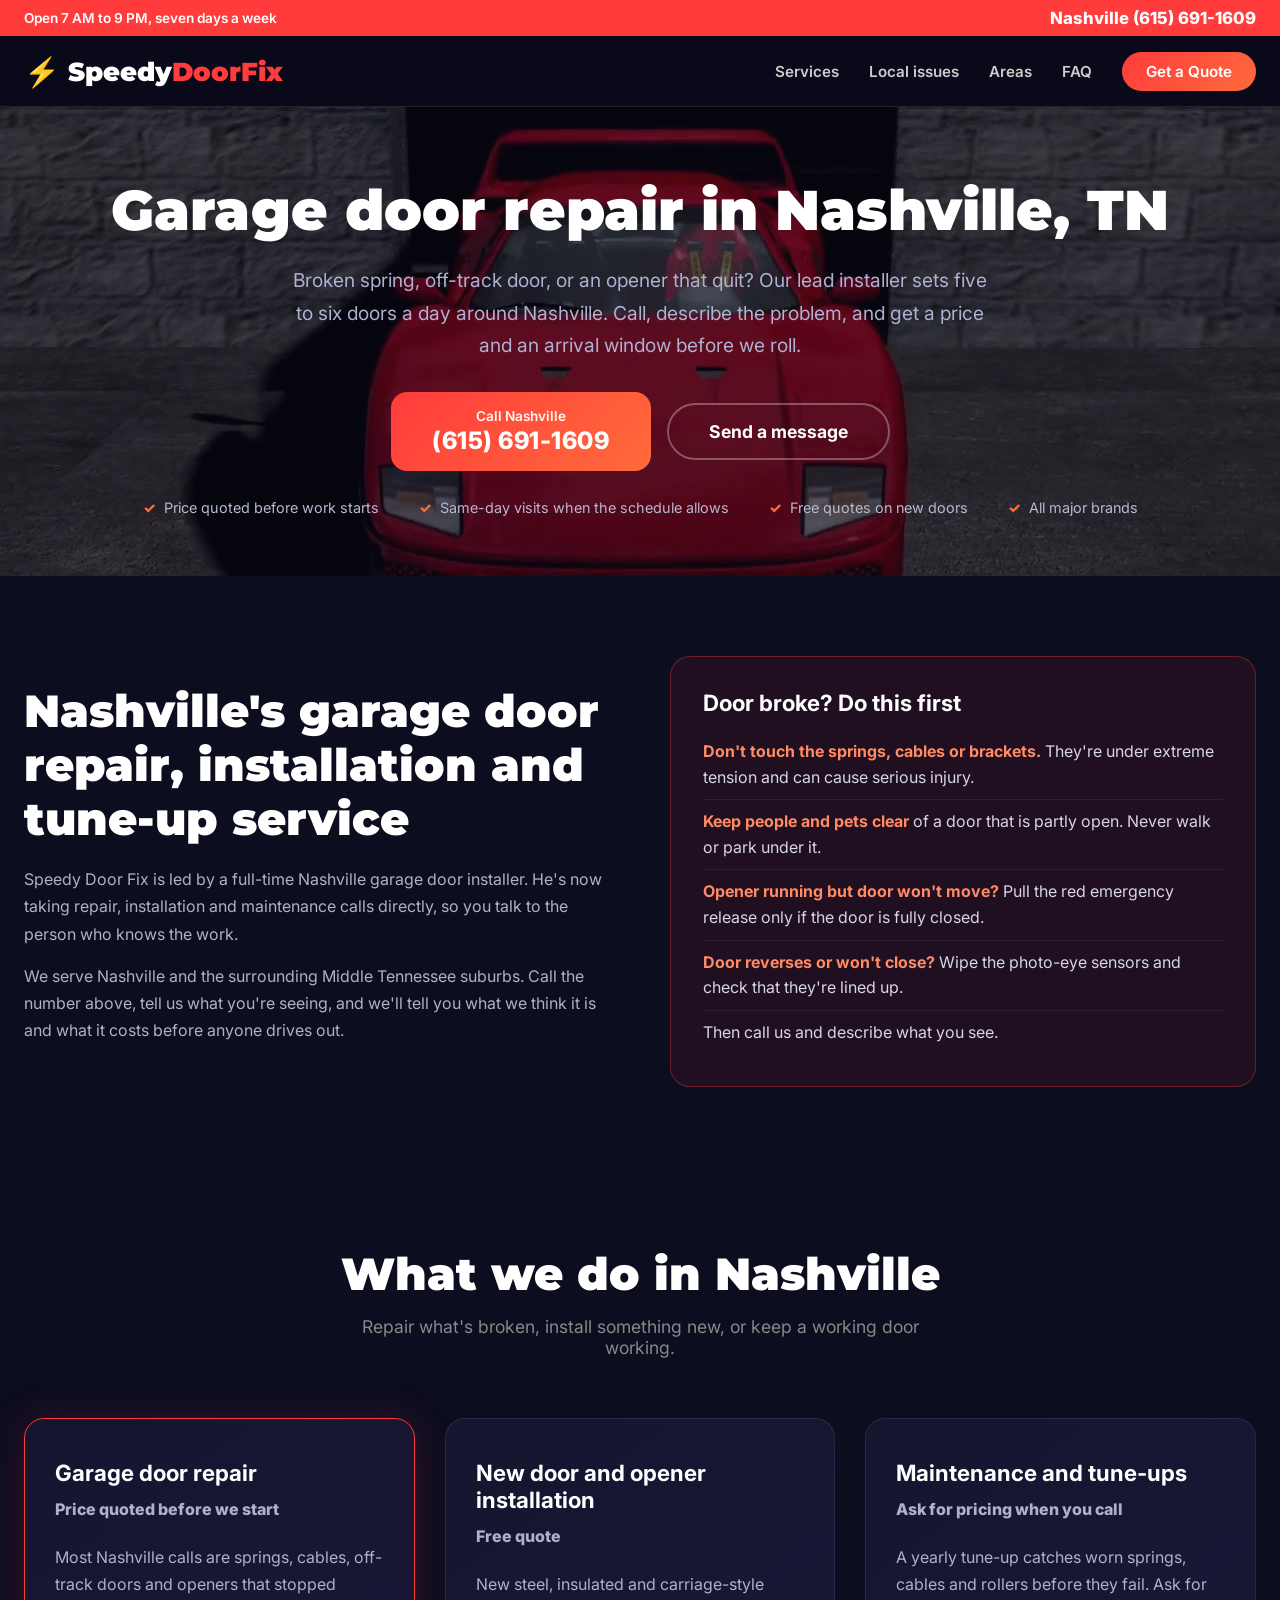
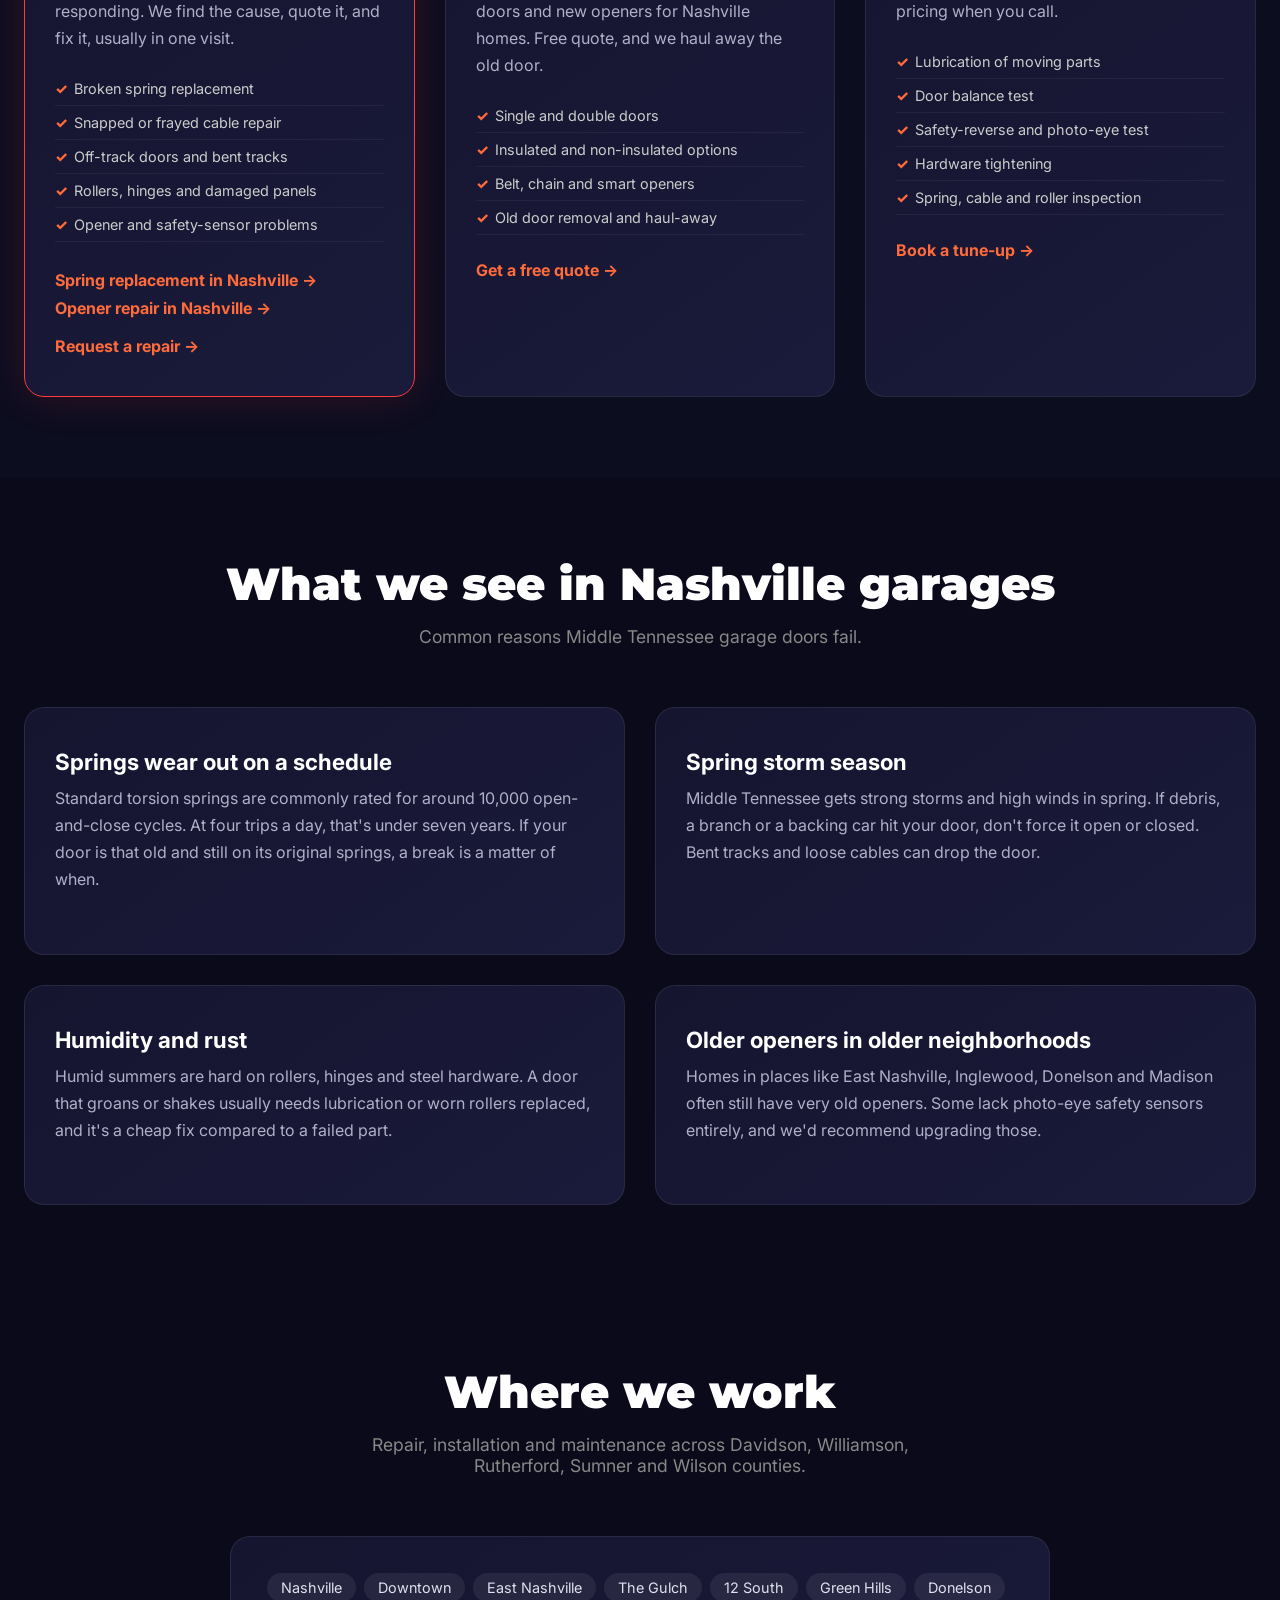
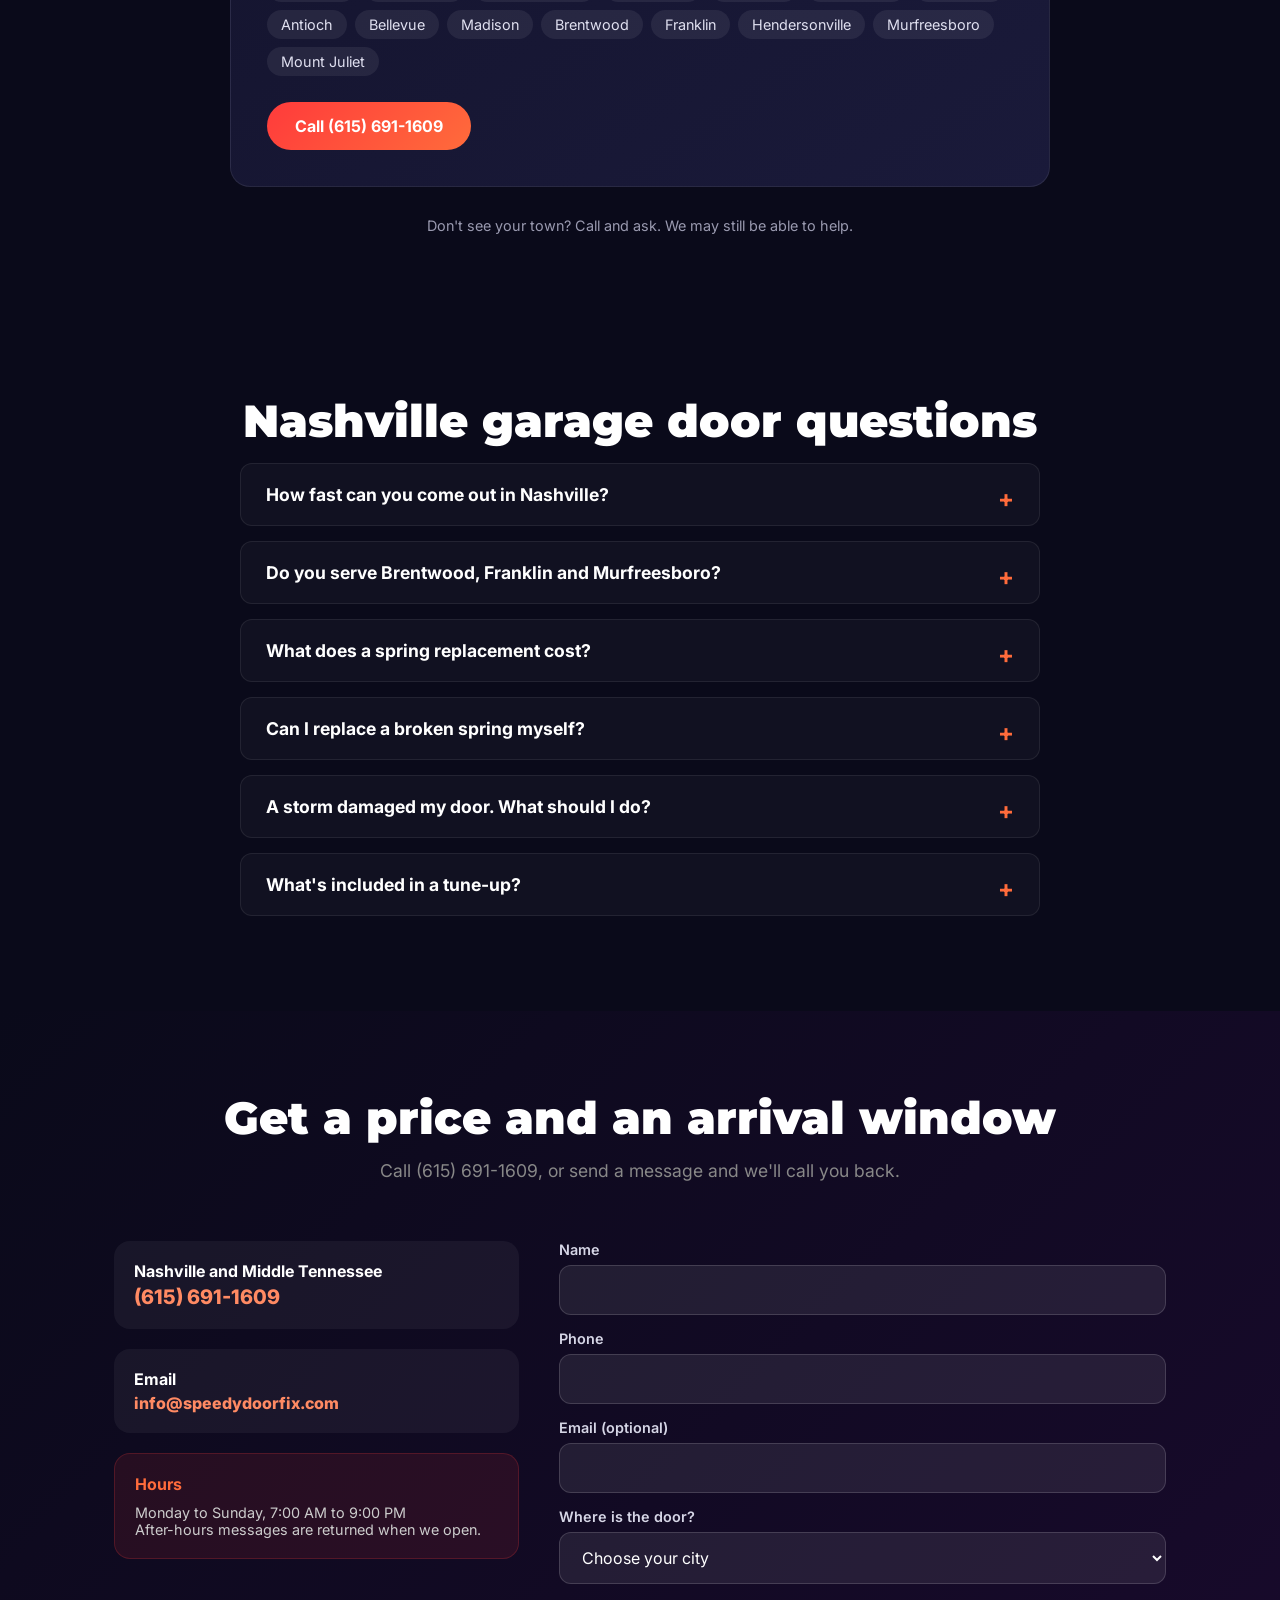
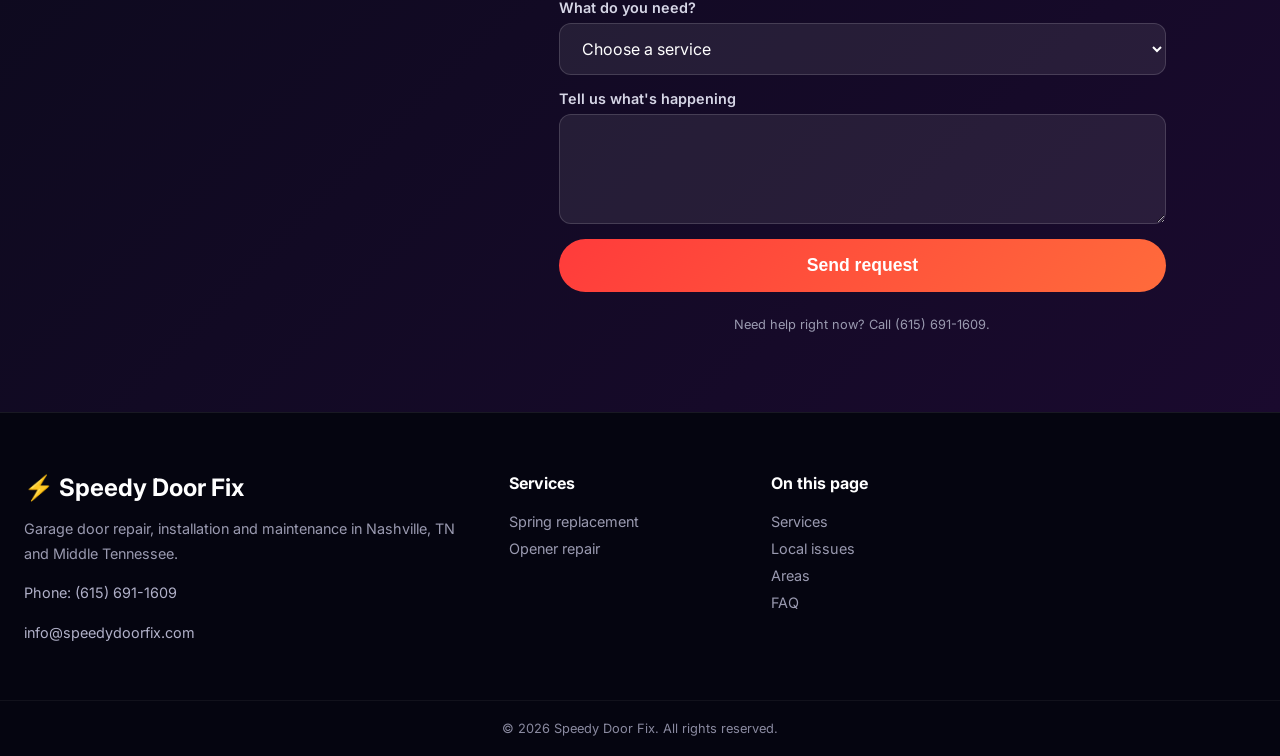
<file: index.html>
<!DOCTYPE html>
<html lang="en">
<head>
    <meta charset="UTF-8">
    <meta name="viewport" content="width=device-width, initial-scale=1.0">
    <title>Garage Door Repair Nashville, TN | Speedy Door Fix</title>
    <meta name="description" content="Garage door repair, spring and cable replacement, opener service and new door installation in Nashville, Brentwood, Franklin and Middle Tennessee. Call (615) 691-1609.">
    <meta name="theme-color" content="#0a0a1a">
    <link rel="canonical" href="https://speedydoorfix.com/nashville/">
    <meta property="og:title" content="Garage Door Repair Nashville, TN | Speedy Door Fix">
    <meta property="og:description" content="Garage door repair, spring and cable replacement, opener service and new door installation in Nashville, Brentwood, Franklin and Middle Tennessee. Call (615) 691-1609.">
    <meta property="og:type" content="website">
    <meta property="og:url" content="https://speedydoorfix.com/nashville/">
    <link rel="stylesheet" href="/style.css">
    <link rel="preconnect" href="https://fonts.googleapis.com">
    <link rel="preconnect" href="https://fonts.gstatic.com" crossorigin>
    <link href="https://fonts.googleapis.com/css2?family=Inter:wght@400;500;600;700;800;900&family=Montserrat:wght@700;800;900&display=swap" rel="stylesheet">
    <script type="application/ld+json">
{
  "@context": "https://schema.org",
  "@graph": [
    {
      "@type": "LocalBusiness",
      "@id": "https://speedydoorfix.com/#nashville",
      "name": "Speedy Door Fix - Nashville",
      "url": "https://speedydoorfix.com/nashville/",
      "telephone": "+1-615-691-1609",
      "email": "info@speedydoorfix.com",
      "description": "Garage door repair, spring and cable replacement, opener service and new door installation in Nashville, Brentwood, Franklin and Middle Tennessee. Call (615) 691-1609.",
      "areaServed": [
        {
          "@type": "City",
          "name": "Nashville"
        },
        {
          "@type": "City",
          "name": "Downtown"
        },
        {
          "@type": "City",
          "name": "East Nashville"
        },
        {
          "@type": "City",
          "name": "The Gulch"
        },
        {
          "@type": "City",
          "name": "12 South"
        },
        {
          "@type": "City",
          "name": "Green Hills"
        },
        {
          "@type": "City",
          "name": "Donelson"
        },
        {
          "@type": "City",
          "name": "Antioch"
        },
        {
          "@type": "City",
          "name": "Bellevue"
        },
        {
          "@type": "City",
          "name": "Madison"
        },
        {
          "@type": "City",
          "name": "Brentwood"
        },
        {
          "@type": "City",
          "name": "Franklin"
        },
        {
          "@type": "City",
          "name": "Hendersonville"
        },
        {
          "@type": "City",
          "name": "Murfreesboro"
        },
        {
          "@type": "City",
          "name": "Mount Juliet"
        }
      ],
      "openingHoursSpecification": {
        "@type": "OpeningHoursSpecification",
        "dayOfWeek": [
          "Monday",
          "Tuesday",
          "Wednesday",
          "Thursday",
          "Friday",
          "Saturday",
          "Sunday"
        ],
        "opens": "07:00",
        "closes": "21:00"
      }
    },
    {
      "@type": "FAQPage",
      "mainEntity": [
        {
          "@type": "Question",
          "name": "How fast can you come out in Nashville?",
          "acceptedAnswer": {
            "@type": "Answer",
            "text": "Call and we'll give you an arrival window before you decide. When the schedule allows, we come the same day."
          }
        },
        {
          "@type": "Question",
          "name": "Do you serve Brentwood, Franklin and Murfreesboro?",
          "acceptedAnswer": {
            "@type": "Answer",
            "text": "Yes. We cover Nashville and the surrounding suburbs, including Brentwood, Franklin, Hendersonville, Murfreesboro and Mount Juliet. If your town isn't listed, call and ask."
          }
        },
        {
          "@type": "Question",
          "name": "What does a spring replacement cost?",
          "acceptedAnswer": {
            "@type": "Answer",
            "text": "It depends on your door's weight, the spring size, and whether one spring or a pair is replaced. Call with your door size and we'll quote it over the phone."
          }
        },
        {
          "@type": "Question",
          "name": "Can I replace a broken spring myself?",
          "acceptedAnswer": {
            "@type": "Answer",
            "text": "We strongly advise against it. Springs and cables are under extreme tension and can cause serious injury. Leave the door closed, keep people clear, and call a professional."
          }
        },
        {
          "@type": "Question",
          "name": "A storm damaged my door. What should I do?",
          "acceptedAnswer": {
            "@type": "Answer",
            "text": "Keep people and pets away from it, and don't try to force the door open or closed. Take photos, then call us. We'll tell you whether it's a track, cable or panel problem and what it costs to fix."
          }
        },
        {
          "@type": "Question",
          "name": "What's included in a tune-up?",
          "acceptedAnswer": {
            "@type": "Answer",
            "text": "We lubricate moving parts, test balance, test the safety reverse and photo eyes, tighten hardware, and inspect springs, cables and rollers."
          }
        }
      ]
    }
  ]
}
    </script>
</head>
<body>

<div class="top-bar">
    <div class="container">
        <div class="top-bar-content">
            <span class="top-bar-note">Open 7 AM to 9 PM, seven days a week</span>
            <div class="top-bar-phones">
                <a href="tel:+16156911609">Nashville (615) 691-1609</a>
            </div>
        </div>
    </div>
</div>

<nav class="navbar" id="navbar" aria-label="Main">
    <div class="container nav-container">
        <a href="/nashville/" class="logo" aria-label="Speedy Door Fix home">
            <span class="logo-icon" aria-hidden="true">⚡</span>
            <span class="logo-text">Speedy<span class="logo-highlight">DoorFix</span></span>
        </a>
        <ul class="nav-links" id="navLinks">
            <li><a href="#services">Services</a></li>
            <li><a href="#local">Local issues</a></li>
            <li><a href="#areas">Areas</a></li>
            <li><a href="#faq">FAQ</a></li>
            <li><a href="#contact" class="btn-nav">Get a Quote</a></li>
        </ul>
        <button class="hamburger" id="hamburger" aria-label="Open menu" aria-expanded="false" aria-controls="navLinks">
            <span></span><span></span><span></span>
        </button>
    </div>
</nav>

<header class="hero short" id="home">
    <video class="hero-video" muted loop playsinline preload="none" poster="/gdoor-poster.jpg" data-src="/gdooropen.mp4" aria-hidden="true"></video>
    <div class="hero-overlay"></div>
    <div class="container hero-content">
        <h1 class="hero-title">Garage door repair in Nashville, TN</h1>
        <p class="hero-subtitle">Broken spring, off-track door, or an opener that quit? Our lead installer sets five to six doors a day around Nashville. Call, describe the problem, and get a price and an arrival window before we roll.</p>
        <div class="city-cta">
            <a href="tel:+16156911609" class="city-btn">
                <small>Call Nashville</small>
                <strong>(615) 691-1609</strong>
            </a>
            <a href="#contact" class="btn-secondary" style="align-self:center;">Send a message</a>
        </div>
        <div class="hero-trust" style="margin-top:28px;">
            <div class="trust-item">Price quoted before work starts</div>
            <div class="trust-item">Same-day visits when the schedule allows</div>
            <div class="trust-item">Free quotes on new doors</div>
            <div class="trust-item">All major brands</div>
        </div>
    </div>
</header>

<main>

<section class="about" id="about">
    <div class="container about-grid">
        <div class="about-content">
            <h2 class="section-title left">Nashville's garage door repair, installation and tune-up service</h2>
            <p>Speedy Door Fix is led by a full-time Nashville garage door installer. He's now taking repair, installation and maintenance calls directly, so you talk to the person who knows the work.</p><p>We serve Nashville and the surrounding Middle Tennessee suburbs. Call the number above, tell us what you're seeing, and we'll tell you what we think it is and what it costs before anyone drives out.</p>
        </div>
        <aside class="safety-box" aria-labelledby="safety-title">
            <h3 id="safety-title">Door broke? Do this first</h3>
            <ul>
                <li><strong>Don't touch the springs, cables or brackets.</strong> They're under extreme tension and can cause serious injury.</li>
                <li><strong>Keep people and pets clear</strong> of a door that is partly open. Never walk or park under it.</li>
                <li><strong>Opener running but door won't move?</strong> Pull the red emergency release only if the door is fully closed.</li>
                <li><strong>Door reverses or won't close?</strong> Wipe the photo-eye sensors and check that they're lined up.</li>
                <li>Then call us and describe what you see.</li>
            </ul>
        </aside>
    </div>
</section>

<section class="services" id="services">
    <div class="container">
        <h2 class="section-title">What we do in Nashville</h2>
        <p class="section-subtitle">Repair what's broken, install something new, or keep a working door working.</p>
        <div class="services-grid">
            <div class="service-card featured">
                <h3>Garage door repair</h3>
                <p class="service-price">Price quoted before we start</p>
                <p>Most Nashville calls are springs, cables, off-track doors and openers that stopped responding. We find the cause, quote it, and fix it, usually in one visit.</p>
                <ul class="service-features"><li>Broken spring replacement</li><li>Snapped or frayed cable repair</li><li>Off-track doors and bent tracks</li><li>Rollers, hinges and damaged panels</li><li>Opener and safety-sensor problems</li></ul>
                <p style="margin-bottom:14px;"><a class="service-cta" href="/nashville/garage-door-spring-replacement/">Spring replacement in Nashville →</a><br><a class="service-cta" href="/nashville/garage-door-opener-repair/">Opener repair in Nashville →</a></p>
                <a href="#contact" class="service-cta">Request a repair →</a>
            </div>
            <div class="service-card">
                <h3>New door and opener installation</h3>
                <p class="service-price">Free quote</p>
                <p>New steel, insulated and carriage-style doors and new openers for Nashville homes. Free quote, and we haul away the old door.</p>
                <ul class="service-features"><li>Single and double doors</li><li>Insulated and non-insulated options</li><li>Belt, chain and smart openers</li><li>Old door removal and haul-away</li></ul>
                
                <a href="#contact" class="service-cta">Get a free quote →</a>
            </div>
            <div class="service-card">
                <h3>Maintenance and tune-ups</h3>
                <p class="service-price">Ask for pricing when you call</p>
                <p>A yearly tune-up catches worn springs, cables and rollers before they fail. Ask for pricing when you call.</p>
                <ul class="service-features"><li>Lubrication of moving parts</li><li>Door balance test</li><li>Safety-reverse and photo-eye test</li><li>Hardware tightening</li><li>Spring, cable and roller inspection</li></ul>
                
                <a href="#contact" class="service-cta">Book a tune-up →</a>
            </div>
        </div>
    </div>
</section>

<section class="how" id="local">
    <div class="container">
        <h2 class="section-title">What we see in Nashville garages</h2>
        <p class="section-subtitle">Common reasons Middle Tennessee garage doors fail.</p>
        <div class="services-grid two"><div class="service-card"><h3>Springs wear out on a schedule</h3><p>Standard torsion springs are commonly rated for around 10,000 open-and-close cycles. At four trips a day, that's under seven years. If your door is that old and still on its original springs, a break is a matter of when.</p></div><div class="service-card"><h3>Spring storm season</h3><p>Middle Tennessee gets strong storms and high winds in spring. If debris, a branch or a backing car hit your door, don't force it open or closed. Bent tracks and loose cables can drop the door.</p></div><div class="service-card"><h3>Humidity and rust</h3><p>Humid summers are hard on rollers, hinges and steel hardware. A door that groans or shakes usually needs lubrication or worn rollers replaced, and it's a cheap fix compared to a failed part.</p></div><div class="service-card"><h3>Older openers in older neighborhoods</h3><p>Homes in places like East Nashville, Inglewood, Donelson and Madison often still have very old openers. Some lack photo-eye safety sensors entirely, and we'd recommend upgrading those.</p></div></div>
    </div>
</section>

<section class="locations" id="areas">
    <div class="container">
        <h2 class="section-title">Where we work</h2>
        <p class="section-subtitle">Repair, installation and maintenance across Davidson, Williamson, Rutherford, Sumner and Wilson counties.</p>
        <div class="market-card" style="max-width:820px;margin:0 auto;">
            <ul class="chips"><li>Nashville</li><li>Downtown</li><li>East Nashville</li><li>The Gulch</li><li>12 South</li><li>Green Hills</li><li>Donelson</li><li>Antioch</li><li>Bellevue</li><li>Madison</li><li>Brentwood</li><li>Franklin</li><li>Hendersonville</li><li>Murfreesboro</li><li>Mount Juliet</li></ul>
            <a href="tel:+16156911609" class="btn-primary">Call (615) 691-1609</a>
        </div>
        <p class="location-note">Don't see your town? Call and ask. We may still be able to help.</p>
    </div>
</section>

<section class="faq" id="faq">
    <div class="container">
        <h2 class="section-title">Nashville garage door questions</h2>
        <div class="faq-grid"><details class="faq-item"><summary class="faq-question">How fast can you come out in Nashville?</summary><div class="faq-answer">Call and we'll give you an arrival window before you decide. When the schedule allows, we come the same day.</div></details><details class="faq-item"><summary class="faq-question">Do you serve Brentwood, Franklin and Murfreesboro?</summary><div class="faq-answer">Yes. We cover Nashville and the surrounding suburbs, including Brentwood, Franklin, Hendersonville, Murfreesboro and Mount Juliet. If your town isn't listed, call and ask.</div></details><details class="faq-item"><summary class="faq-question">What does a spring replacement cost?</summary><div class="faq-answer">It depends on your door's weight, the spring size, and whether one spring or a pair is replaced. Call with your door size and we'll quote it over the phone.</div></details><details class="faq-item"><summary class="faq-question">Can I replace a broken spring myself?</summary><div class="faq-answer">We strongly advise against it. Springs and cables are under extreme tension and can cause serious injury. Leave the door closed, keep people clear, and call a professional.</div></details><details class="faq-item"><summary class="faq-question">A storm damaged my door. What should I do?</summary><div class="faq-answer">Keep people and pets away from it, and don't try to force the door open or closed. Take photos, then call us. We'll tell you whether it's a track, cable or panel problem and what it costs to fix.</div></details><details class="faq-item"><summary class="faq-question">What's included in a tune-up?</summary><div class="faq-answer">We lubricate moving parts, test balance, test the safety reverse and photo eyes, tighten hardware, and inspect springs, cables and rollers.</div></details></div>
    </div>
</section>

<section class="contact" id="contact">
    <div class="container contact-container">
        <h2 class="section-title">Get a price and an arrival window</h2>
        <p class="section-subtitle">Call (615) 691-1609, or send a message and we'll call you back.</p>
        <div class="contact-grid">
            <div class="contact-info">
                <div class="contact-card"><div>
                    <strong>Nashville and Middle Tennessee</strong>
                    <p><a href="tel:+16156911609" class="phone-link">(615) 691-1609</a></p>
                </div></div>
                <div class="contact-card"><div>
                    <strong>Email</strong>
                    <p><a href="mailto:info@speedydoorfix.com" class="phone-link" style="font-size:1rem;">info@speedydoorfix.com</a></p>
                </div></div>
                <div class="contact-hours">
                    <strong>Hours</strong>
                    <p>Monday to Sunday, 7:00 AM to 9:00 PM</p>
                    <p>After-hours messages are returned when we open.</p>
                </div>
            </div>
            <form class="contact-form" action="https://formsubmit.co/info@speedydoorfix.com" method="POST">
                <input type="hidden" name="_subject" value="New Speedy Door Fix request: Nashville">
                <input type="hidden" name="_captcha" value="false">
                <input type="hidden" name="_template" value="table">
                <input type="hidden" name="market" value="Nashville">
                <input type="text" name="_honey" class="hp-field" tabindex="-1" autocomplete="off" aria-hidden="true">
                <label for="f-name">Name</label>
                <input id="f-name" type="text" name="name" autocomplete="name" required>
                <label for="f-phone">Phone</label>
                <input id="f-phone" type="tel" name="phone" autocomplete="tel" required>
                <label for="f-email">Email (optional)</label>
                <input id="f-email" type="email" name="email" autocomplete="email">
                <label for="f-city">Where is the door?</label>
                <select id="f-city" name="location" required><option value="">Choose your city</option><option>Nashville</option><option>Brentwood</option><option>Franklin</option><option>Hendersonville</option><option>Murfreesboro</option><option>Mount Juliet</option><option>Other Nashville-area town</option></select>
                <label for="f-service">What do you need?</label>
                <select id="f-service" name="service_type" required>
                    <option value="">Choose a service</option>
                    <option>Repair (door won't open, close or move)</option>
                    <option>Broken spring or cable</option>
                    <option>Opener problem</option>
                    <option>New door or opener quote</option>
                    <option>Maintenance tune-up</option>
                </select>
                <label for="f-msg">Tell us what's happening</label>
                <textarea id="f-msg" name="message" rows="4"></textarea>
                <button type="submit" class="btn-primary">Send request</button>
                <p class="form-note">Need help right now? Call (615) 691-1609.</p>
            </form>
        </div>
    </div>
</section>

</main>

<footer class="footer">
    <div class="container footer-content">
        <div class="footer-brand">
            <h3>⚡ Speedy Door Fix</h3>
            <p>Garage door repair, installation and maintenance in Nashville, TN and Middle Tennessee.</p>
            <div class="footer-contact">
                <p>Phone: <a href="tel:+16156911609">(615) 691-1609</a></p>
                <p><a href="mailto:info@speedydoorfix.com">info@speedydoorfix.com</a></p>
            </div>
        </div>
        <div class="footer-links">
            <h4>Services</h4>
            <a href="/nashville/garage-door-spring-replacement/">Spring replacement</a>
            <a href="/nashville/garage-door-opener-repair/">Opener repair</a>
        </div>
        <div class="footer-links">
            <h4>On this page</h4>
            <a href="#services">Services</a>
            <a href="#local">Local issues</a>
            <a href="#areas">Areas</a>
            <a href="#faq">FAQ</a>
        </div>
    </div>
    <div class="footer-bottom">
        <p>© 2026 Speedy Door Fix. All rights reserved.</p>
    </div>
</footer>

<div class="call-bar single"><a href="tel:+16156911609">Call Nashville: (615) 691-1609</a></div>

<script>
const hamburger = document.getElementById('hamburger');
const navLinks = document.getElementById('navLinks');
hamburger.addEventListener('click', () => {
    const open = navLinks.classList.toggle('active');
    hamburger.setAttribute('aria-expanded', open);
});
navLinks.querySelectorAll('a').forEach(a => a.addEventListener('click', () => {
    navLinks.classList.remove('active');
    hamburger.setAttribute('aria-expanded', 'false');
}));
(function() {
    const v = document.querySelector('.hero-video');
    if (!v) return;
    const ok = window.matchMedia('(min-width: 769px)').matches
        && !window.matchMedia('(prefers-reduced-motion: reduce)').matches
        && !(navigator.connection && navigator.connection.saveData);
    if (ok) { v.src = v.dataset.src; v.play().catch(() => {}); }
})();
window.addEventListener('scroll', () => {
    document.getElementById('navbar').classList.toggle('scrolled', window.scrollY > 100);
});
</script>

</body>
</html>
</file>
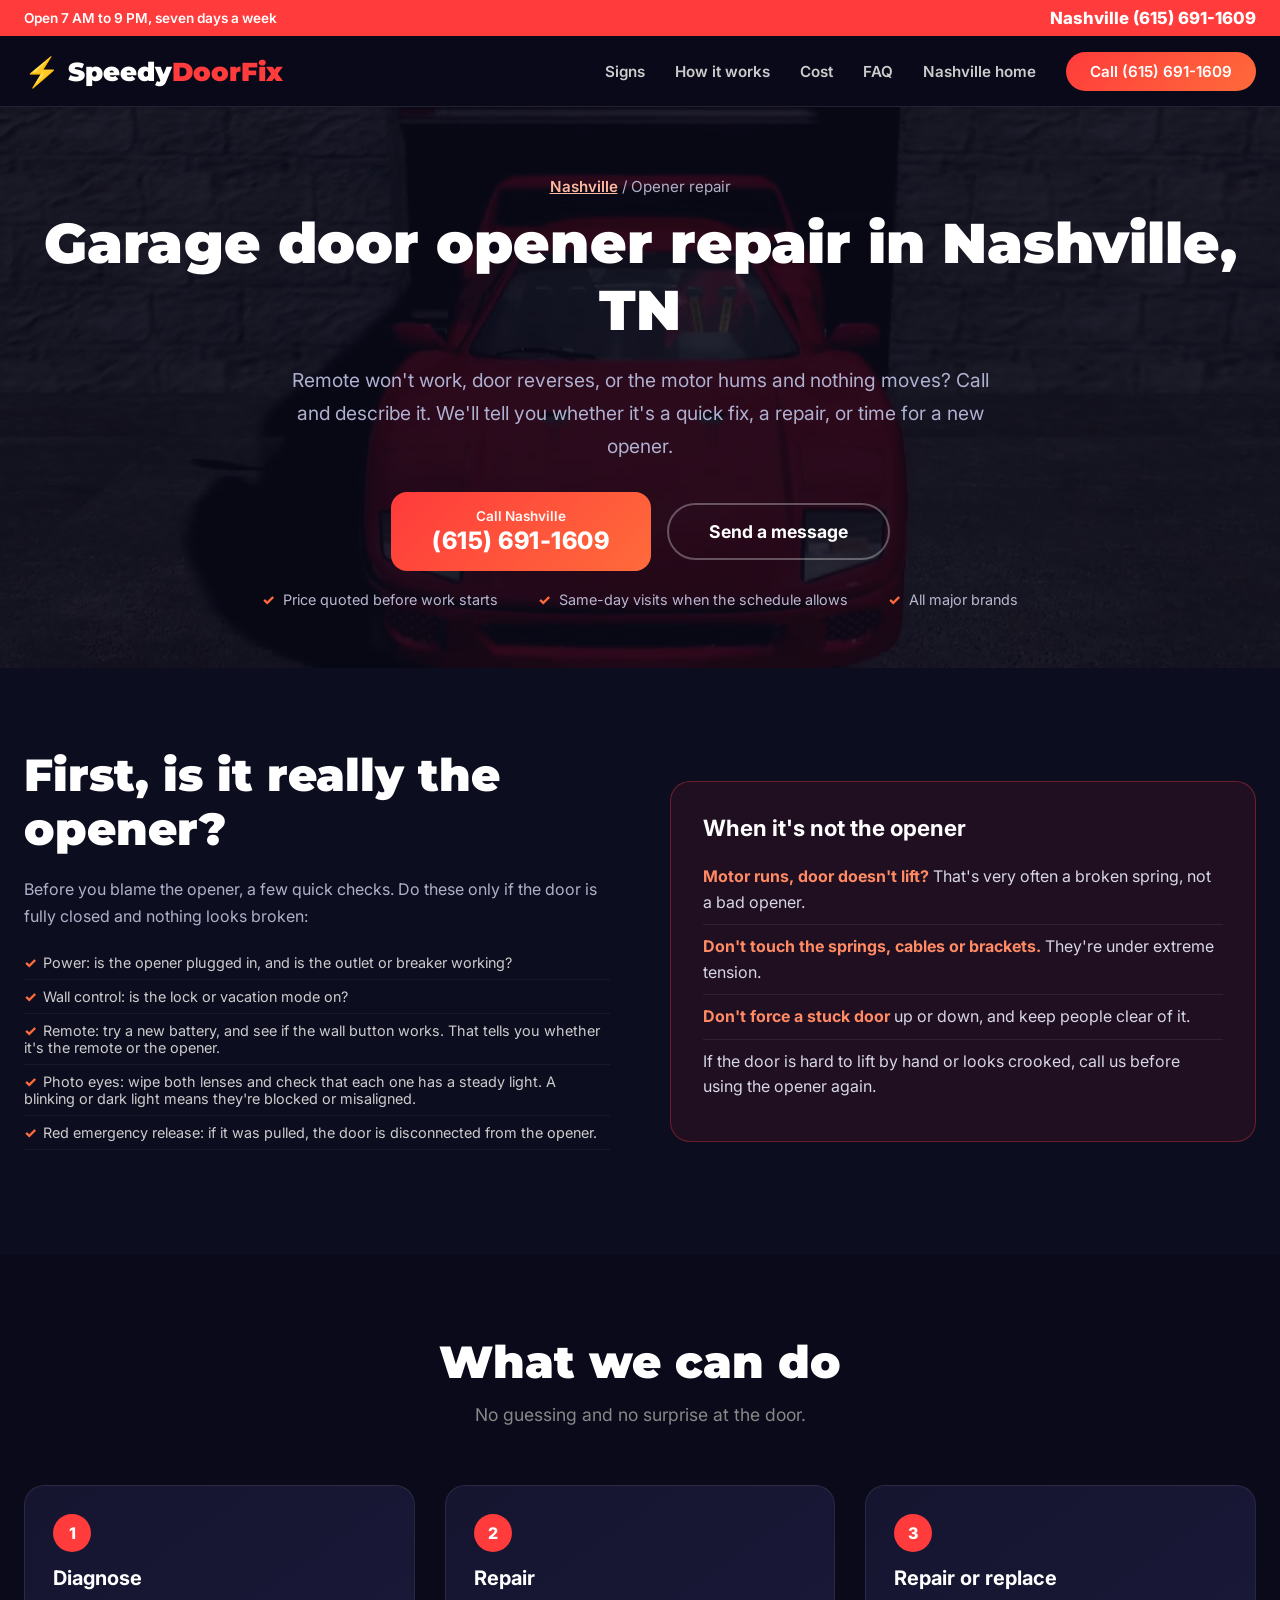
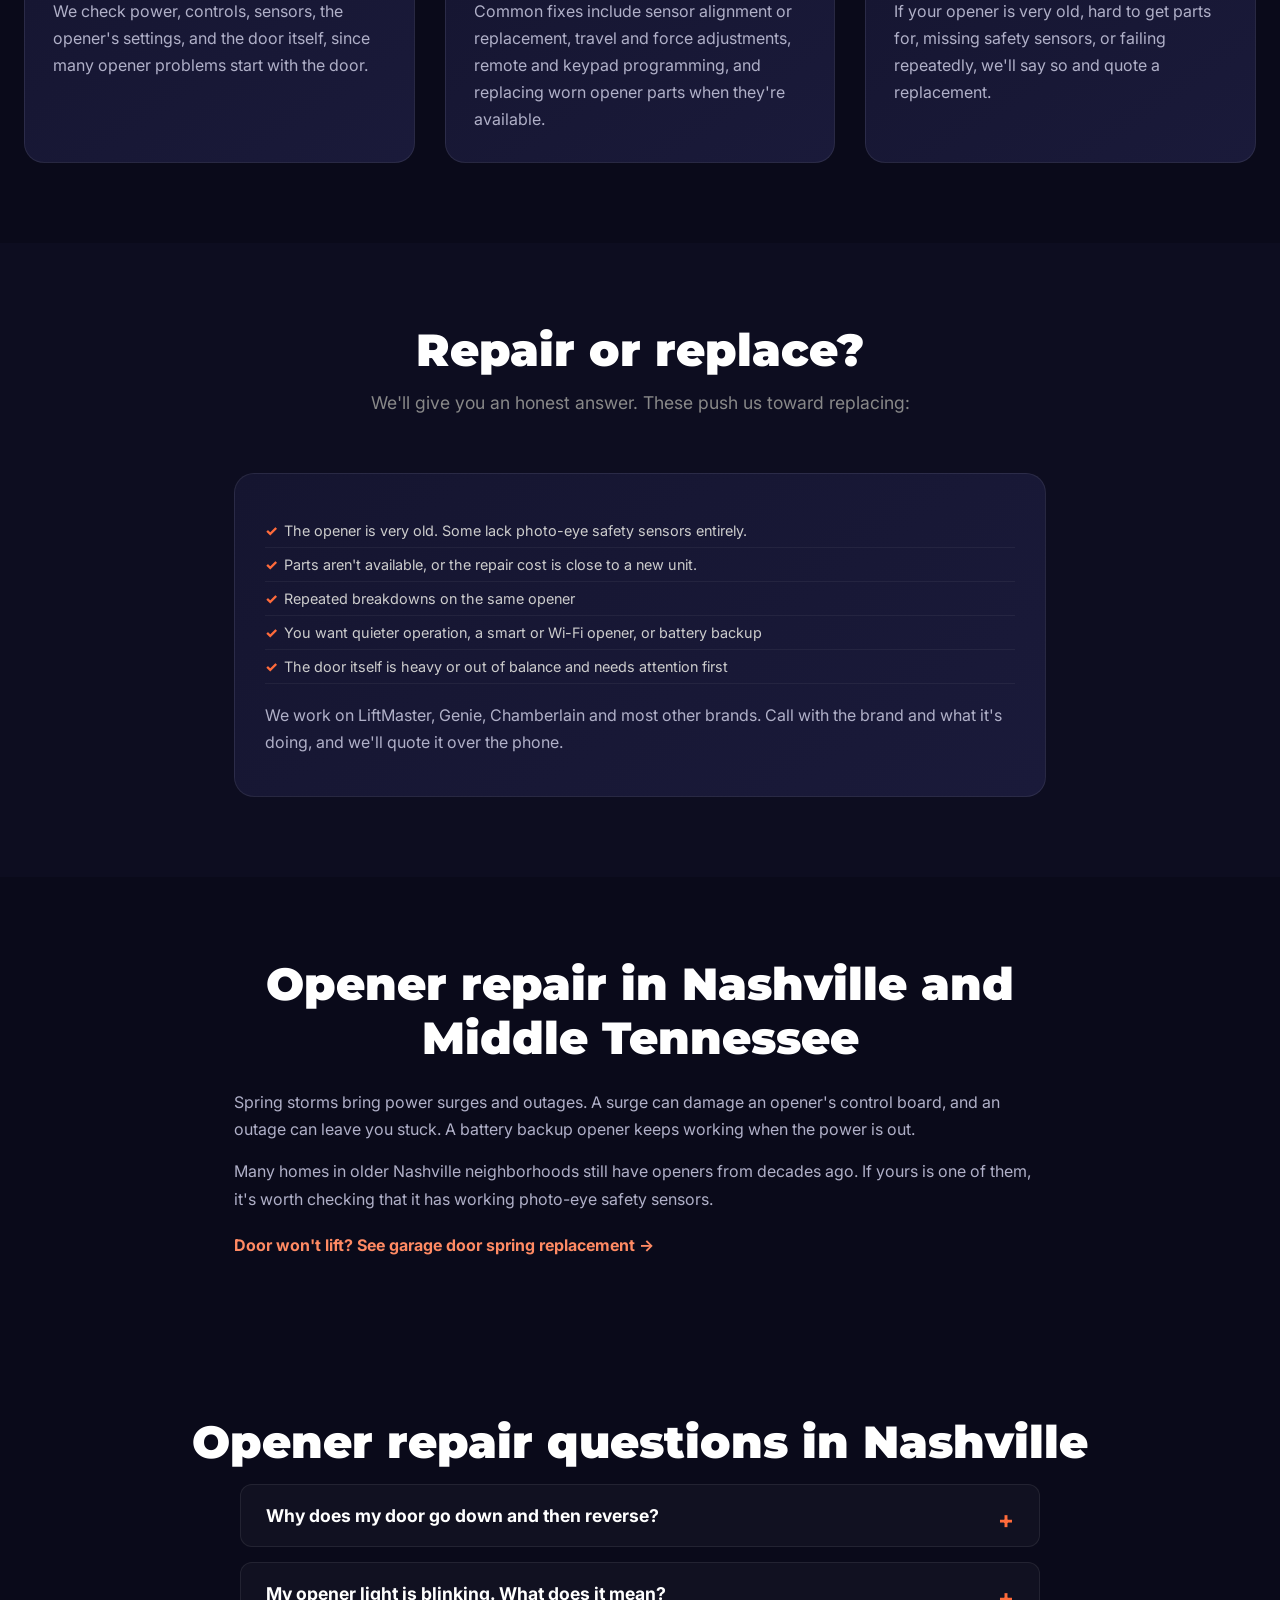
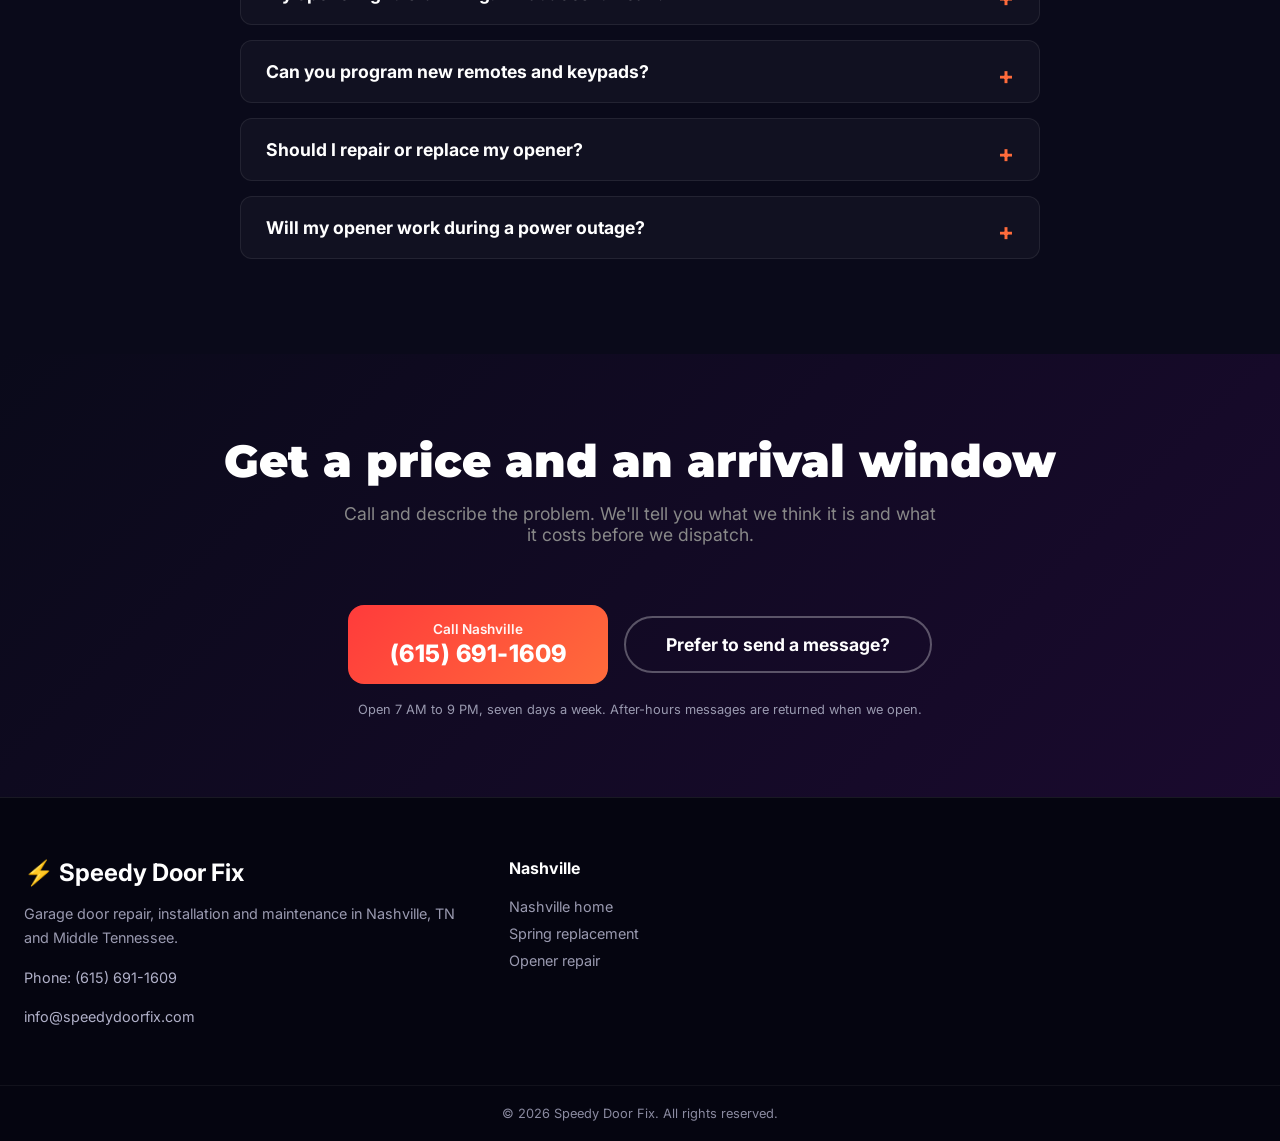
<file: nashville/garage-door-opener-repair/index.html>
<!DOCTYPE html>
<html lang="en">
<head>
    <meta charset="UTF-8">
    <meta name="viewport" content="width=device-width, initial-scale=1.0">
    <title>Garage Door Opener Repair Nashville, TN | Speedy Door Fix</title>
    <meta name="description" content="Garage door opener not working in Nashville? We repair or replace LiftMaster, Genie, Chamberlain and other openers, sensors and remotes. Call (615) 691-1609.">
    <meta name="theme-color" content="#0a0a1a">
    <link rel="canonical" href="https://speedydoorfix.com/nashville/garage-door-opener-repair/">
    <meta property="og:title" content="Garage Door Opener Repair Nashville, TN | Speedy Door Fix">
    <meta property="og:description" content="Garage door opener not working in Nashville? We repair or replace LiftMaster, Genie, Chamberlain and other openers, sensors and remotes. Call (615) 691-1609.">
    <meta property="og:type" content="website">
    <meta property="og:url" content="https://speedydoorfix.com/nashville/garage-door-opener-repair/">
    <link rel="stylesheet" href="/style.css">
    <link rel="preconnect" href="https://fonts.googleapis.com">
    <link rel="preconnect" href="https://fonts.gstatic.com" crossorigin>
    <link href="https://fonts.googleapis.com/css2?family=Inter:wght@400;500;600;700;800;900&family=Montserrat:wght@700;800;900&display=swap" rel="stylesheet">
    <script type="application/ld+json">
{
  "@context": "https://schema.org",
  "@graph": [
    {
      "@type": "Service",
      "name": "Garage door opener repair in Nashville, TN",
      "serviceType": "Garage door opener repair",
      "url": "https://speedydoorfix.com/nashville/garage-door-opener-repair/",
      "provider": {
        "@id": "https://speedydoorfix.com/#nashville"
      },
      "areaServed": [
        {
          "@type": "City",
          "name": "Nashville"
        },
        {
          "@type": "City",
          "name": "Downtown"
        },
        {
          "@type": "City",
          "name": "East Nashville"
        },
        {
          "@type": "City",
          "name": "The Gulch"
        },
        {
          "@type": "City",
          "name": "12 South"
        },
        {
          "@type": "City",
          "name": "Green Hills"
        },
        {
          "@type": "City",
          "name": "Donelson"
        },
        {
          "@type": "City",
          "name": "Antioch"
        },
        {
          "@type": "City",
          "name": "Bellevue"
        },
        {
          "@type": "City",
          "name": "Madison"
        },
        {
          "@type": "City",
          "name": "Brentwood"
        },
        {
          "@type": "City",
          "name": "Franklin"
        },
        {
          "@type": "City",
          "name": "Hendersonville"
        },
        {
          "@type": "City",
          "name": "Murfreesboro"
        },
        {
          "@type": "City",
          "name": "Mount Juliet"
        }
      ]
    },
    {
      "@type": "BreadcrumbList",
      "itemListElement": [
        {
          "@type": "ListItem",
          "position": 1,
          "name": "Nashville",
          "item": "https://speedydoorfix.com/nashville/"
        },
        {
          "@type": "ListItem",
          "position": 2,
          "name": "Opener repair",
          "item": "https://speedydoorfix.com/nashville/garage-door-opener-repair/"
        }
      ]
    },
    {
      "@type": "FAQPage",
      "mainEntity": [
        {
          "@type": "Question",
          "name": "Why does my door go down and then reverse?",
          "acceptedAnswer": {
            "@type": "Answer",
            "text": "That's usually the safety system. Check that the photo eyes are clean, lined up and showing steady lights. If that doesn't fix it, the opener's close-limit setting or the door may need adjusting."
          }
        },
        {
          "@type": "Question",
          "name": "My opener light is blinking. What does it mean?",
          "acceptedAnswer": {
            "@type": "Answer",
            "text": "Blink patterns differ by brand and often point to a sensor or wiring fault. Your manual lists the codes. Tell us the brand and what you see, and we'll tell you what it likely is."
          }
        },
        {
          "@type": "Question",
          "name": "Can you program new remotes and keypads?",
          "acceptedAnswer": {
            "@type": "Answer",
            "text": "Yes. Tell us your opener brand and model when you call."
          }
        },
        {
          "@type": "Question",
          "name": "Should I repair or replace my opener?",
          "acceptedAnswer": {
            "@type": "Answer",
            "text": "It depends on age, parts, and how often it's broken down. We'll give you an honest recommendation and the price for each option before you decide."
          }
        },
        {
          "@type": "Question",
          "name": "Will my opener work during a power outage?",
          "acceptedAnswer": {
            "@type": "Answer",
            "text": "Most won't without a battery backup. Every opener also has a red emergency release handle for lifting the door by hand when the door is in good working order. If a spring is broken, don't use it, and call us."
          }
        }
      ]
    }
  ]
}
    </script>
</head>
<body>

<div class="top-bar">
    <div class="container">
        <div class="top-bar-content">
            <span class="top-bar-note">Open 7 AM to 9 PM, seven days a week</span>
            <div class="top-bar-phones">
                <a href="tel:+16156911609">Nashville (615) 691-1609</a>
            </div>
        </div>
    </div>
</div>

<nav class="navbar" id="navbar" aria-label="Main">
    <div class="container nav-container">
        <a href="/nashville/" class="logo" aria-label="Speedy Door Fix home">
            <span class="logo-icon" aria-hidden="true">⚡</span>
            <span class="logo-text">Speedy<span class="logo-highlight">DoorFix</span></span>
        </a>
        <ul class="nav-links" id="navLinks">
            <li><a href="#signs">Signs</a></li>
            <li><a href="#how">How it works</a></li>
            <li><a href="#cost">Cost</a></li>
            <li><a href="#faq">FAQ</a></li>
            <li><a href="/nashville/">Nashville home</a></li>
            <li><a href="tel:+16156911609" class="btn-nav">Call (615) 691-1609</a></li>
        </ul>
        <button class="hamburger" id="hamburger" aria-label="Open menu" aria-expanded="false" aria-controls="navLinks">
            <span></span><span></span><span></span>
        </button>
    </div>
</nav>

<header class="hero short" id="home">
    <div class="hero-overlay"></div>
    <div class="container hero-content">
        <p class="city-switch" style="margin:0 0 14px;"><a href="/nashville/">Nashville</a> / Opener repair</p>
        <h1 class="hero-title">Garage door opener repair in Nashville, TN</h1>
        <p class="hero-subtitle">Remote won't work, door reverses, or the motor hums and nothing moves? Call and describe it. We'll tell you whether it's a quick fix, a repair, or time for a new opener.</p>
        <div class="city-cta">
            <a href="tel:+16156911609" class="city-btn">
                <small>Call Nashville</small>
                <strong>(615) 691-1609</strong>
            </a>
            <a href="/nashville/#contact" class="btn-secondary" style="align-self:center;">Send a message</a>
        </div>
        <div class="hero-trust" style="margin-top:20px;">
            <div class="trust-item">Price quoted before work starts</div>
            <div class="trust-item">Same-day visits when the schedule allows</div>
            <div class="trust-item">All major brands</div>
        </div>
    </div>
</header>

<main>

<section class="about" id="signs">
    <div class="container about-grid">
        <div class="about-content">
            <h2 class="section-title left">First, is it really the opener?</h2>
            <p>Before you blame the opener, a few quick checks. Do these only if the door is fully closed and nothing looks broken:</p>
            <ul class="service-features"><li>Power: is the opener plugged in, and is the outlet or breaker working?</li><li>Wall control: is the lock or vacation mode on?</li><li>Remote: try a new battery, and see if the wall button works. That tells you whether it's the remote or the opener.</li><li>Photo eyes: wipe both lenses and check that each one has a steady light. A blinking or dark light means they're blocked or misaligned.</li><li>Red emergency release: if it was pulled, the door is disconnected from the opener.</li></ul>
        </div>
        <aside class="safety-box" aria-labelledby="safety-title">
            <h3 id="safety-title">When it's not the opener</h3>
            <ul><li><strong>Motor runs, door doesn't lift?</strong> That's very often a broken spring, not a bad opener.</li><li><strong>Don't touch the springs, cables or brackets.</strong> They're under extreme tension.</li><li><strong>Don't force a stuck door</strong> up or down, and keep people clear of it.</li><li>If the door is hard to lift by hand or looks crooked, call us before using the opener again.</li></ul>
        </aside>
    </div>
</section>

<section class="how" id="how">
    <div class="container">
        <h2 class="section-title">What we can do</h2>
        <p class="section-subtitle">No guessing and no surprise at the door.</p>
        <ol class="steps"><li><h3>Diagnose</h3><p>We check power, controls, sensors, the opener's settings, and the door itself, since many opener problems start with the door.</p></li><li><h3>Repair</h3><p>Common fixes include sensor alignment or replacement, travel and force adjustments, remote and keypad programming, and replacing worn opener parts when they're available.</p></li><li><h3>Repair or replace</h3><p>If your opener is very old, hard to get parts for, missing safety sensors, or failing repeatedly, we'll say so and quote a replacement.</p></li></ol>
    </div>
</section>

<section class="services" id="cost">
    <div class="container" style="max-width:860px;">
        <h2 class="section-title">Repair or replace?</h2>
        <p class="section-subtitle">We'll give you an honest answer. These push us toward replacing:</p>
        <div class="service-card" style="text-align:left;">
            <ul class="service-features" style="margin-bottom:10px;"><li>The opener is very old. Some lack photo-eye safety sensors entirely.</li><li>Parts aren't available, or the repair cost is close to a new unit.</li><li>Repeated breakdowns on the same opener</li><li>You want quieter operation, a smart or Wi-Fi opener, or battery backup</li><li>The door itself is heavy or out of balance and needs attention first</li></ul>
            <p style="margin:18px 0 0;">We work on LiftMaster, Genie, Chamberlain and most other brands. Call with the brand and what it's doing, and we'll quote it over the phone.</p>
        </div>
    </div>
</section>

<section class="locations" id="local">
    <div class="container" style="max-width:860px;">
        <h2 class="section-title">Opener repair in Nashville and Middle Tennessee</h2>
        <div class="about-content" style="margin-top:24px;"><p>Spring storms bring power surges and outages. A surge can damage an opener's control board, and an outage can leave you stuck. A battery backup opener keeps working when the power is out.</p><p>Many homes in older Nashville neighborhoods still have openers from decades ago. If yours is one of them, it's worth checking that it has working photo-eye safety sensors.</p></div>
        <p style="margin-top:22px;"><a class="market-link" style="margin-left:0;" href="/nashville/garage-door-spring-replacement/">Door won't lift? See garage door spring replacement →</a></p>
    </div>
</section>

<section class="faq" id="faq">
    <div class="container">
        <h2 class="section-title">Opener repair questions in Nashville</h2>
        <div class="faq-grid"><details class="faq-item"><summary class="faq-question">Why does my door go down and then reverse?</summary><div class="faq-answer">That's usually the safety system. Check that the photo eyes are clean, lined up and showing steady lights. If that doesn't fix it, the opener's close-limit setting or the door may need adjusting.</div></details><details class="faq-item"><summary class="faq-question">My opener light is blinking. What does it mean?</summary><div class="faq-answer">Blink patterns differ by brand and often point to a sensor or wiring fault. Your manual lists the codes. Tell us the brand and what you see, and we'll tell you what it likely is.</div></details><details class="faq-item"><summary class="faq-question">Can you program new remotes and keypads?</summary><div class="faq-answer">Yes. Tell us your opener brand and model when you call.</div></details><details class="faq-item"><summary class="faq-question">Should I repair or replace my opener?</summary><div class="faq-answer">It depends on age, parts, and how often it's broken down. We'll give you an honest recommendation and the price for each option before you decide.</div></details><details class="faq-item"><summary class="faq-question">Will my opener work during a power outage?</summary><div class="faq-answer">Most won't without a battery backup. Every opener also has a red emergency release handle for lifting the door by hand when the door is in good working order. If a spring is broken, don't use it, and call us.</div></details></div>
    </div>
</section>

<section class="contact" id="contact">
    <div class="container contact-container" style="text-align:center;">
        <h2 class="section-title">Get a price and an arrival window</h2>
        <p class="section-subtitle">Call and describe the problem. We'll tell you what we think it is and what it costs before we dispatch.</p>
        <div class="city-cta">
            <a href="tel:+16156911609" class="city-btn">
                <small>Call Nashville</small>
                <strong>(615) 691-1609</strong>
            </a>
            <a href="/nashville/#contact" class="btn-secondary" style="align-self:center;">Prefer to send a message?</a>
        </div>
        <p class="form-note">Open 7 AM to 9 PM, seven days a week. After-hours messages are returned when we open.</p>
    </div>
</section>

</main>

<footer class="footer">
    <div class="container footer-content">
        <div class="footer-brand">
            <h3>⚡ Speedy Door Fix</h3>
            <p>Garage door repair, installation and maintenance in Nashville, TN and Middle Tennessee.</p>
            <div class="footer-contact">
                <p>Phone: <a href="tel:+16156911609">(615) 691-1609</a></p>
                <p><a href="mailto:info@speedydoorfix.com">info@speedydoorfix.com</a></p>
            </div>
        </div>
        <div class="footer-links">
            <h4>Nashville</h4>
            <a href="/nashville/">Nashville home</a>
            <a href="/nashville/garage-door-spring-replacement/">Spring replacement</a>
            <a href="/nashville/garage-door-opener-repair/">Opener repair</a>
        </div>
    </div>
    <div class="footer-bottom">
        <p>© 2026 Speedy Door Fix. All rights reserved.</p>
    </div>
</footer>

<div class="call-bar single"><a href="tel:+16156911609">Call Nashville: (615) 691-1609</a></div>

<script>
const hamburger = document.getElementById('hamburger');
const navLinks = document.getElementById('navLinks');
hamburger.addEventListener('click', () => {
    const open = navLinks.classList.toggle('active');
    hamburger.setAttribute('aria-expanded', open);
});
navLinks.querySelectorAll('a').forEach(a => a.addEventListener('click', () => {
    navLinks.classList.remove('active');
    hamburger.setAttribute('aria-expanded', 'false');
}));
window.addEventListener('scroll', () => {
    document.getElementById('navbar').classList.toggle('scrolled', window.scrollY > 100);
});
</script>

</body>
</html>
</file>
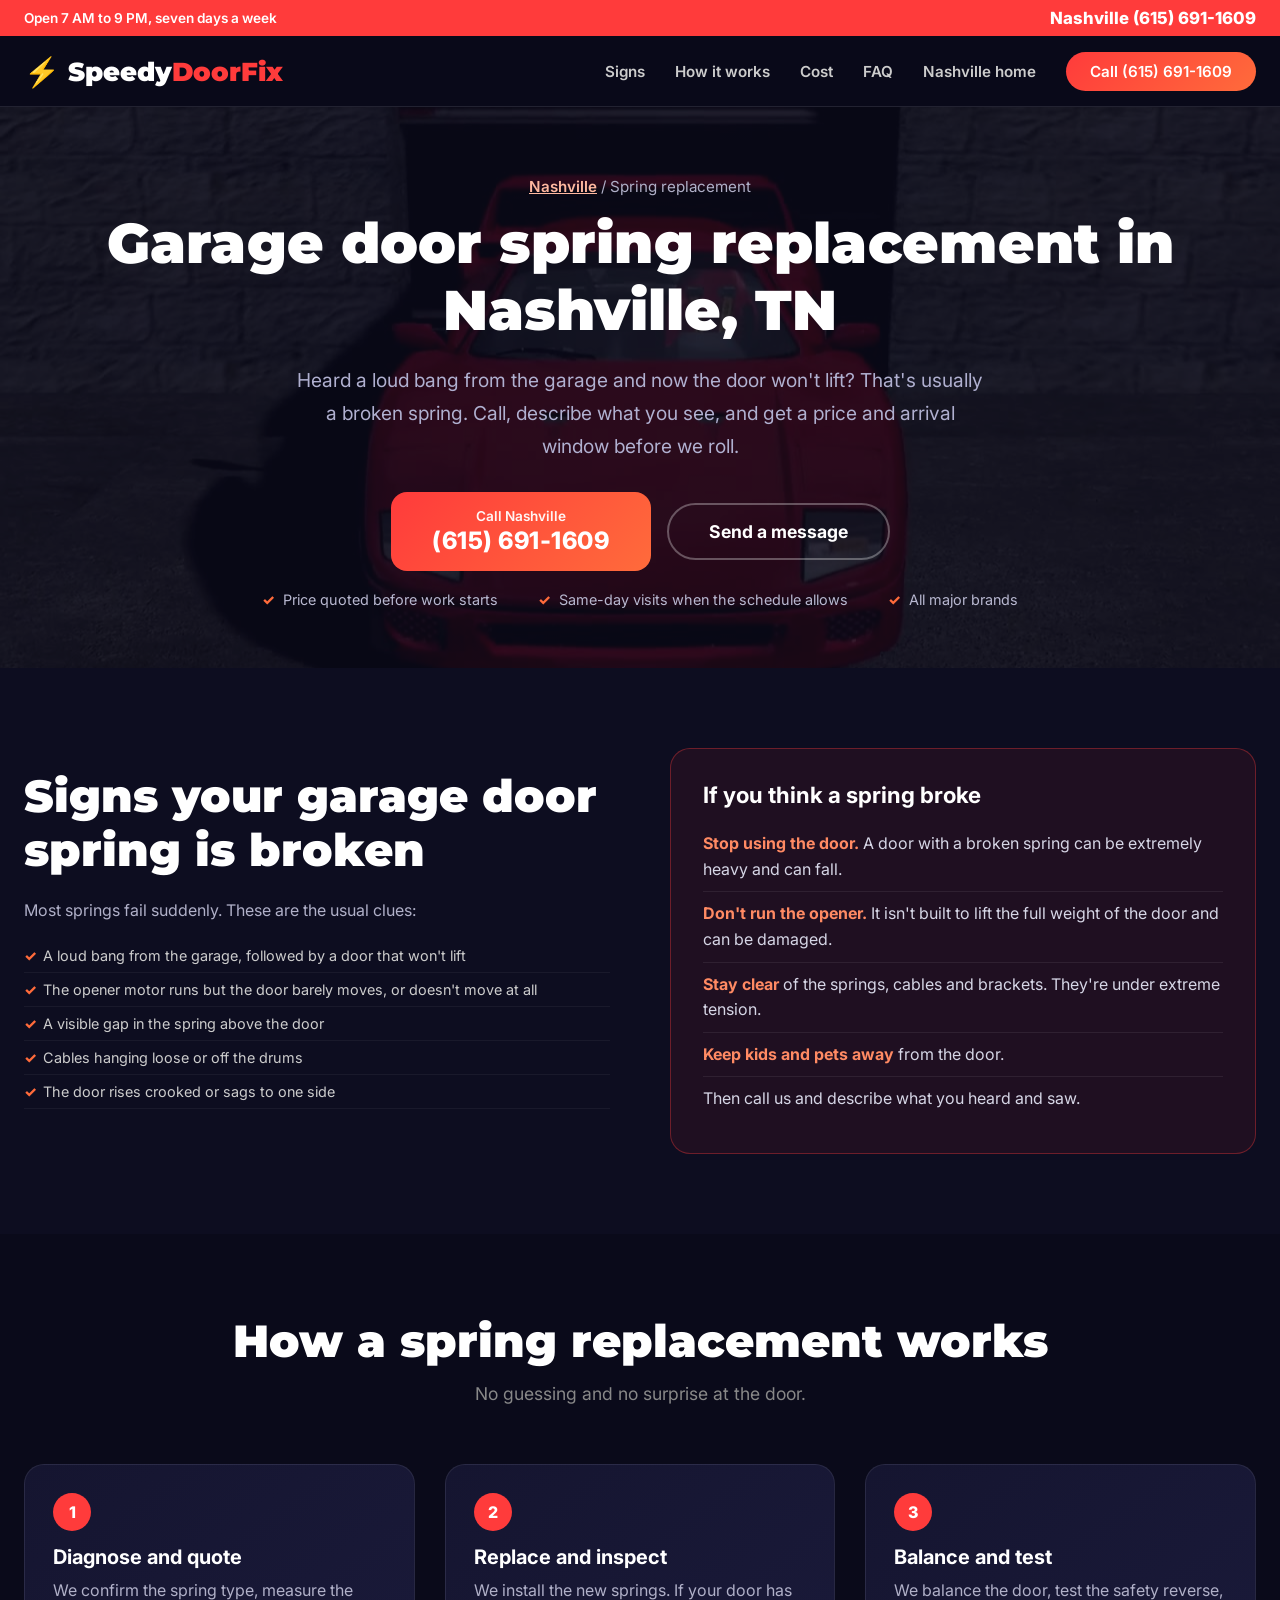
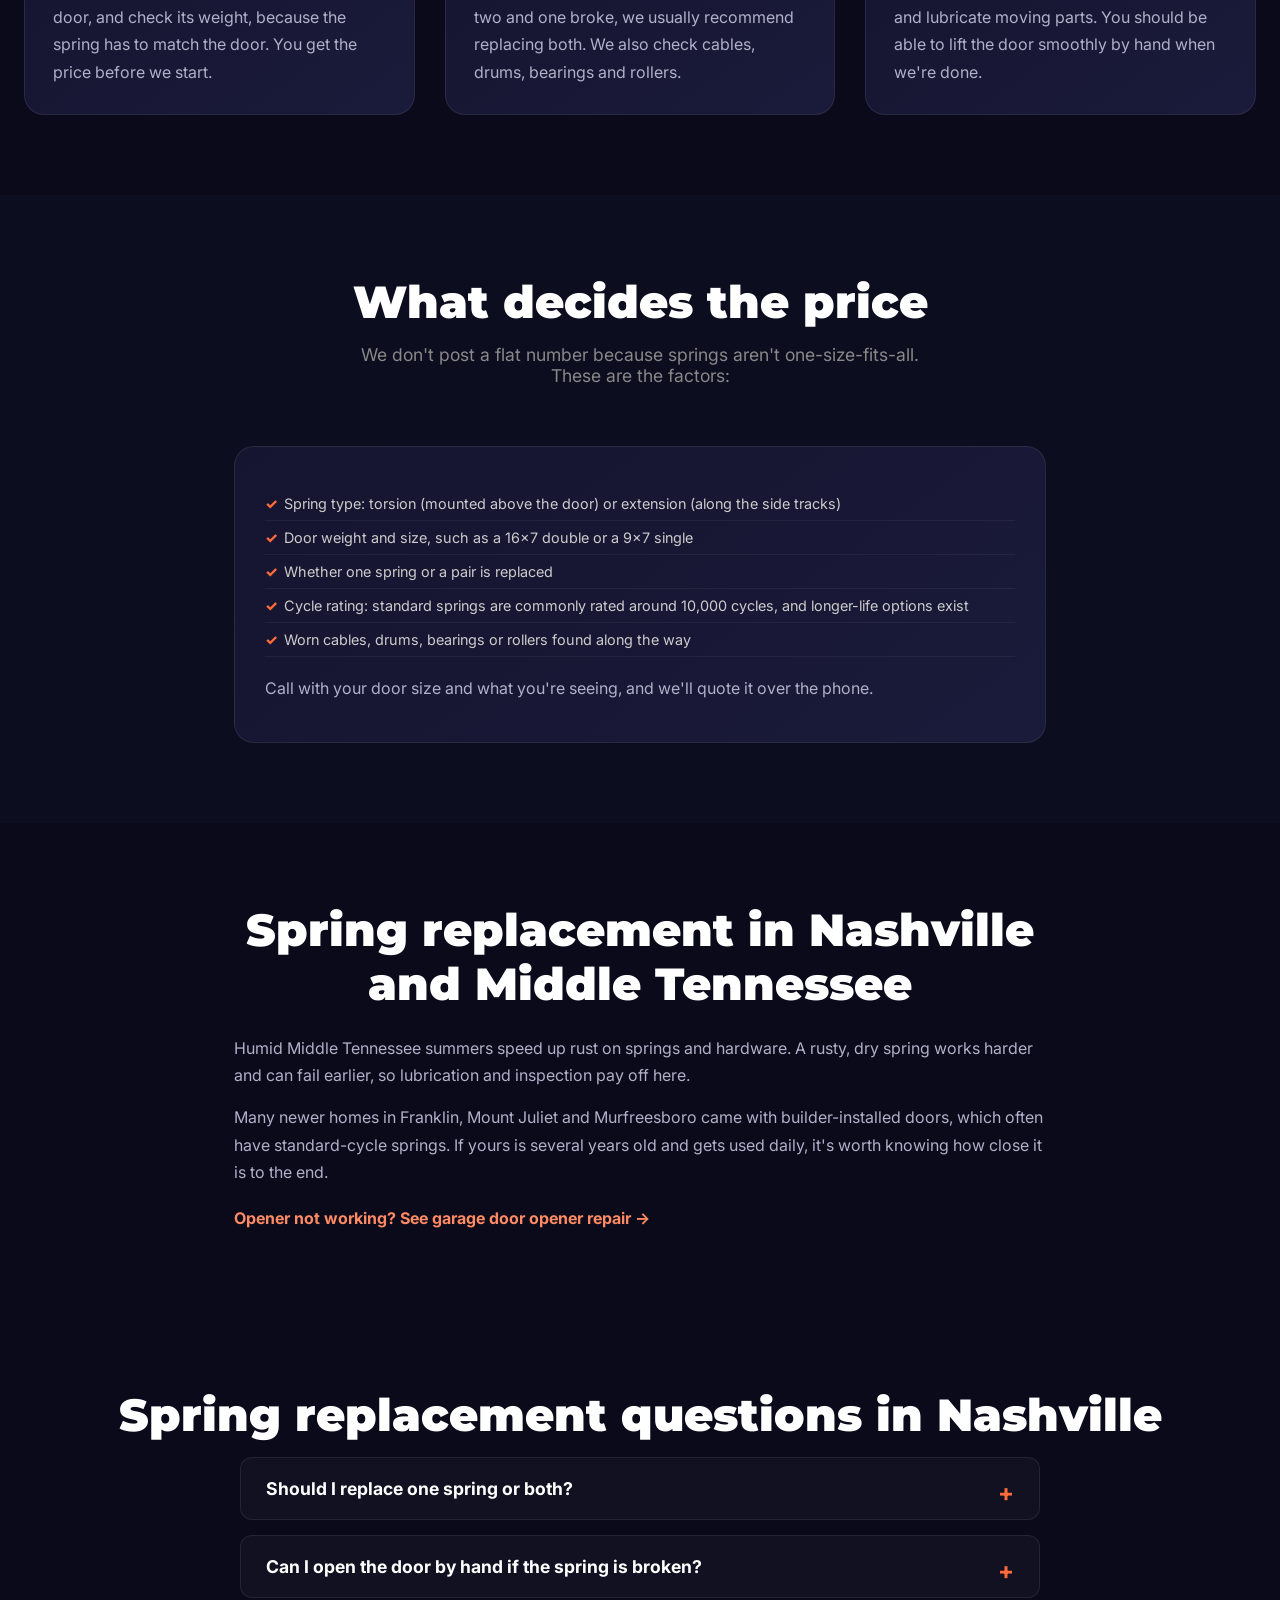
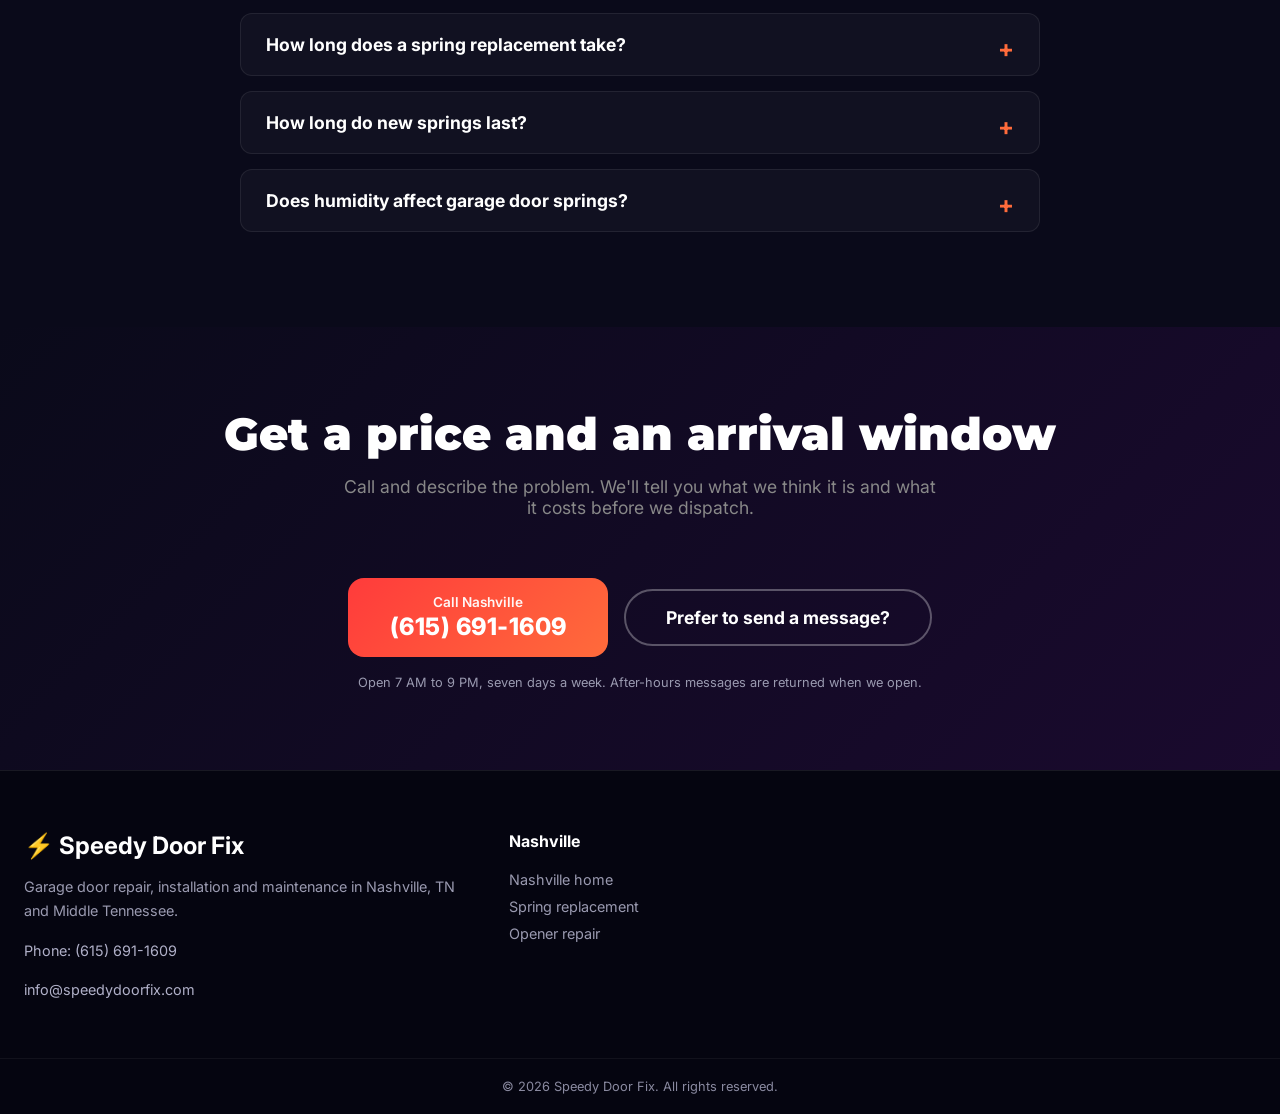
<file: nashville/garage-door-spring-replacement/index.html>
<!DOCTYPE html>
<html lang="en">
<head>
    <meta charset="UTF-8">
    <meta name="viewport" content="width=device-width, initial-scale=1.0">
    <title>Garage Door Spring Replacement Nashville, TN | Speedy Door Fix</title>
    <meta name="description" content="Broken garage door spring in Nashville? We replace torsion and extension springs, check cables and rollers, and quote the price before work starts. Call (615) 691-1609.">
    <meta name="theme-color" content="#0a0a1a">
    <link rel="canonical" href="https://speedydoorfix.com/nashville/garage-door-spring-replacement/">
    <meta property="og:title" content="Garage Door Spring Replacement Nashville, TN | Speedy Door Fix">
    <meta property="og:description" content="Broken garage door spring in Nashville? We replace torsion and extension springs, check cables and rollers, and quote the price before work starts. Call (615) 691-1609.">
    <meta property="og:type" content="website">
    <meta property="og:url" content="https://speedydoorfix.com/nashville/garage-door-spring-replacement/">
    <link rel="stylesheet" href="/style.css">
    <link rel="preconnect" href="https://fonts.googleapis.com">
    <link rel="preconnect" href="https://fonts.gstatic.com" crossorigin>
    <link href="https://fonts.googleapis.com/css2?family=Inter:wght@400;500;600;700;800;900&family=Montserrat:wght@700;800;900&display=swap" rel="stylesheet">
    <script type="application/ld+json">
{
  "@context": "https://schema.org",
  "@graph": [
    {
      "@type": "Service",
      "name": "Garage door spring replacement in Nashville, TN",
      "serviceType": "Garage door spring replacement",
      "url": "https://speedydoorfix.com/nashville/garage-door-spring-replacement/",
      "provider": {
        "@id": "https://speedydoorfix.com/#nashville"
      },
      "areaServed": [
        {
          "@type": "City",
          "name": "Nashville"
        },
        {
          "@type": "City",
          "name": "Downtown"
        },
        {
          "@type": "City",
          "name": "East Nashville"
        },
        {
          "@type": "City",
          "name": "The Gulch"
        },
        {
          "@type": "City",
          "name": "12 South"
        },
        {
          "@type": "City",
          "name": "Green Hills"
        },
        {
          "@type": "City",
          "name": "Donelson"
        },
        {
          "@type": "City",
          "name": "Antioch"
        },
        {
          "@type": "City",
          "name": "Bellevue"
        },
        {
          "@type": "City",
          "name": "Madison"
        },
        {
          "@type": "City",
          "name": "Brentwood"
        },
        {
          "@type": "City",
          "name": "Franklin"
        },
        {
          "@type": "City",
          "name": "Hendersonville"
        },
        {
          "@type": "City",
          "name": "Murfreesboro"
        },
        {
          "@type": "City",
          "name": "Mount Juliet"
        }
      ]
    },
    {
      "@type": "BreadcrumbList",
      "itemListElement": [
        {
          "@type": "ListItem",
          "position": 1,
          "name": "Nashville",
          "item": "https://speedydoorfix.com/nashville/"
        },
        {
          "@type": "ListItem",
          "position": 2,
          "name": "Spring replacement",
          "item": "https://speedydoorfix.com/nashville/garage-door-spring-replacement/"
        }
      ]
    },
    {
      "@type": "FAQPage",
      "mainEntity": [
        {
          "@type": "Question",
          "name": "Should I replace one spring or both?",
          "acceptedAnswer": {
            "@type": "Answer",
            "text": "If your door has two springs and one breaks, we usually recommend replacing both. They've done the same number of cycles, so the other is likely close to failing."
          }
        },
        {
          "@type": "Question",
          "name": "Can I open the door by hand if the spring is broken?",
          "acceptedAnswer": {
            "@type": "Answer",
            "text": "We recommend against it. The door can be very heavy and may fall. If you're stuck, call us and we'll tell you the safest way to proceed."
          }
        },
        {
          "@type": "Question",
          "name": "How long does a spring replacement take?",
          "acceptedAnswer": {
            "@type": "Answer",
            "text": "Typically about an hour or two on site. It takes longer if cables, drums or other parts also need replacing."
          }
        },
        {
          "@type": "Question",
          "name": "How long do new springs last?",
          "acceptedAnswer": {
            "@type": "Answer",
            "text": "Standard springs are commonly rated around 10,000 open-and-close cycles. At four trips a day, that's under seven years. Higher-cycle springs are available if you use the door a lot."
          }
        },
        {
          "@type": "Question",
          "name": "Does humidity affect garage door springs?",
          "acceptedAnswer": {
            "@type": "Answer",
            "text": "Yes. Rust adds friction and weakens metal over time. A yearly tune-up with fresh lubricant helps springs last, but every spring still has a limited cycle life."
          }
        }
      ]
    }
  ]
}
    </script>
</head>
<body>

<div class="top-bar">
    <div class="container">
        <div class="top-bar-content">
            <span class="top-bar-note">Open 7 AM to 9 PM, seven days a week</span>
            <div class="top-bar-phones">
                <a href="tel:+16156911609">Nashville (615) 691-1609</a>
            </div>
        </div>
    </div>
</div>

<nav class="navbar" id="navbar" aria-label="Main">
    <div class="container nav-container">
        <a href="/nashville/" class="logo" aria-label="Speedy Door Fix home">
            <span class="logo-icon" aria-hidden="true">⚡</span>
            <span class="logo-text">Speedy<span class="logo-highlight">DoorFix</span></span>
        </a>
        <ul class="nav-links" id="navLinks">
            <li><a href="#signs">Signs</a></li>
            <li><a href="#how">How it works</a></li>
            <li><a href="#cost">Cost</a></li>
            <li><a href="#faq">FAQ</a></li>
            <li><a href="/nashville/">Nashville home</a></li>
            <li><a href="tel:+16156911609" class="btn-nav">Call (615) 691-1609</a></li>
        </ul>
        <button class="hamburger" id="hamburger" aria-label="Open menu" aria-expanded="false" aria-controls="navLinks">
            <span></span><span></span><span></span>
        </button>
    </div>
</nav>

<header class="hero short" id="home">
    <div class="hero-overlay"></div>
    <div class="container hero-content">
        <p class="city-switch" style="margin:0 0 14px;"><a href="/nashville/">Nashville</a> / Spring replacement</p>
        <h1 class="hero-title">Garage door spring replacement in Nashville, TN</h1>
        <p class="hero-subtitle">Heard a loud bang from the garage and now the door won't lift? That's usually a broken spring. Call, describe what you see, and get a price and arrival window before we roll.</p>
        <div class="city-cta">
            <a href="tel:+16156911609" class="city-btn">
                <small>Call Nashville</small>
                <strong>(615) 691-1609</strong>
            </a>
            <a href="/nashville/#contact" class="btn-secondary" style="align-self:center;">Send a message</a>
        </div>
        <div class="hero-trust" style="margin-top:20px;">
            <div class="trust-item">Price quoted before work starts</div>
            <div class="trust-item">Same-day visits when the schedule allows</div>
            <div class="trust-item">All major brands</div>
        </div>
    </div>
</header>

<main>

<section class="about" id="signs">
    <div class="container about-grid">
        <div class="about-content">
            <h2 class="section-title left">Signs your garage door spring is broken</h2>
            <p>Most springs fail suddenly. These are the usual clues:</p>
            <ul class="service-features"><li>A loud bang from the garage, followed by a door that won't lift</li><li>The opener motor runs but the door barely moves, or doesn't move at all</li><li>A visible gap in the spring above the door</li><li>Cables hanging loose or off the drums</li><li>The door rises crooked or sags to one side</li></ul>
        </div>
        <aside class="safety-box" aria-labelledby="safety-title">
            <h3 id="safety-title">If you think a spring broke</h3>
            <ul><li><strong>Stop using the door.</strong> A door with a broken spring can be extremely heavy and can fall.</li><li><strong>Don't run the opener.</strong> It isn't built to lift the full weight of the door and can be damaged.</li><li><strong>Stay clear</strong> of the springs, cables and brackets. They're under extreme tension.</li><li><strong>Keep kids and pets away</strong> from the door.</li><li>Then call us and describe what you heard and saw.</li></ul>
        </aside>
    </div>
</section>

<section class="how" id="how">
    <div class="container">
        <h2 class="section-title">How a spring replacement works</h2>
        <p class="section-subtitle">No guessing and no surprise at the door.</p>
        <ol class="steps"><li><h3>Diagnose and quote</h3><p>We confirm the spring type, measure the door, and check its weight, because the spring has to match the door. You get the price before we start.</p></li><li><h3>Replace and inspect</h3><p>We install the new springs. If your door has two and one broke, we usually recommend replacing both. We also check cables, drums, bearings and rollers.</p></li><li><h3>Balance and test</h3><p>We balance the door, test the safety reverse, and lubricate moving parts. You should be able to lift the door smoothly by hand when we're done.</p></li></ol>
    </div>
</section>

<section class="services" id="cost">
    <div class="container" style="max-width:860px;">
        <h2 class="section-title">What decides the price</h2>
        <p class="section-subtitle">We don't post a flat number because springs aren't one-size-fits-all. These are the factors:</p>
        <div class="service-card" style="text-align:left;">
            <ul class="service-features" style="margin-bottom:10px;"><li>Spring type: torsion (mounted above the door) or extension (along the side tracks)</li><li>Door weight and size, such as a 16x7 double or a 9x7 single</li><li>Whether one spring or a pair is replaced</li><li>Cycle rating: standard springs are commonly rated around 10,000 cycles, and longer-life options exist</li><li>Worn cables, drums, bearings or rollers found along the way</li></ul>
            <p style="margin:18px 0 0;">Call with your door size and what you're seeing, and we'll quote it over the phone.</p>
        </div>
    </div>
</section>

<section class="locations" id="local">
    <div class="container" style="max-width:860px;">
        <h2 class="section-title">Spring replacement in Nashville and Middle Tennessee</h2>
        <div class="about-content" style="margin-top:24px;"><p>Humid Middle Tennessee summers speed up rust on springs and hardware. A rusty, dry spring works harder and can fail earlier, so lubrication and inspection pay off here.</p><p>Many newer homes in Franklin, Mount Juliet and Murfreesboro came with builder-installed doors, which often have standard-cycle springs. If yours is several years old and gets used daily, it's worth knowing how close it is to the end.</p></div>
        <p style="margin-top:22px;"><a class="market-link" style="margin-left:0;" href="/nashville/garage-door-opener-repair/">Opener not working? See garage door opener repair →</a></p>
    </div>
</section>

<section class="faq" id="faq">
    <div class="container">
        <h2 class="section-title">Spring replacement questions in Nashville</h2>
        <div class="faq-grid"><details class="faq-item"><summary class="faq-question">Should I replace one spring or both?</summary><div class="faq-answer">If your door has two springs and one breaks, we usually recommend replacing both. They've done the same number of cycles, so the other is likely close to failing.</div></details><details class="faq-item"><summary class="faq-question">Can I open the door by hand if the spring is broken?</summary><div class="faq-answer">We recommend against it. The door can be very heavy and may fall. If you're stuck, call us and we'll tell you the safest way to proceed.</div></details><details class="faq-item"><summary class="faq-question">How long does a spring replacement take?</summary><div class="faq-answer">Typically about an hour or two on site. It takes longer if cables, drums or other parts also need replacing.</div></details><details class="faq-item"><summary class="faq-question">How long do new springs last?</summary><div class="faq-answer">Standard springs are commonly rated around 10,000 open-and-close cycles. At four trips a day, that's under seven years. Higher-cycle springs are available if you use the door a lot.</div></details><details class="faq-item"><summary class="faq-question">Does humidity affect garage door springs?</summary><div class="faq-answer">Yes. Rust adds friction and weakens metal over time. A yearly tune-up with fresh lubricant helps springs last, but every spring still has a limited cycle life.</div></details></div>
    </div>
</section>

<section class="contact" id="contact">
    <div class="container contact-container" style="text-align:center;">
        <h2 class="section-title">Get a price and an arrival window</h2>
        <p class="section-subtitle">Call and describe the problem. We'll tell you what we think it is and what it costs before we dispatch.</p>
        <div class="city-cta">
            <a href="tel:+16156911609" class="city-btn">
                <small>Call Nashville</small>
                <strong>(615) 691-1609</strong>
            </a>
            <a href="/nashville/#contact" class="btn-secondary" style="align-self:center;">Prefer to send a message?</a>
        </div>
        <p class="form-note">Open 7 AM to 9 PM, seven days a week. After-hours messages are returned when we open.</p>
    </div>
</section>

</main>

<footer class="footer">
    <div class="container footer-content">
        <div class="footer-brand">
            <h3>⚡ Speedy Door Fix</h3>
            <p>Garage door repair, installation and maintenance in Nashville, TN and Middle Tennessee.</p>
            <div class="footer-contact">
                <p>Phone: <a href="tel:+16156911609">(615) 691-1609</a></p>
                <p><a href="mailto:info@speedydoorfix.com">info@speedydoorfix.com</a></p>
            </div>
        </div>
        <div class="footer-links">
            <h4>Nashville</h4>
            <a href="/nashville/">Nashville home</a>
            <a href="/nashville/garage-door-spring-replacement/">Spring replacement</a>
            <a href="/nashville/garage-door-opener-repair/">Opener repair</a>
        </div>
    </div>
    <div class="footer-bottom">
        <p>© 2026 Speedy Door Fix. All rights reserved.</p>
    </div>
</footer>

<div class="call-bar single"><a href="tel:+16156911609">Call Nashville: (615) 691-1609</a></div>

<script>
const hamburger = document.getElementById('hamburger');
const navLinks = document.getElementById('navLinks');
hamburger.addEventListener('click', () => {
    const open = navLinks.classList.toggle('active');
    hamburger.setAttribute('aria-expanded', open);
});
navLinks.querySelectorAll('a').forEach(a => a.addEventListener('click', () => {
    navLinks.classList.remove('active');
    hamburger.setAttribute('aria-expanded', 'false');
}));
window.addEventListener('scroll', () => {
    document.getElementById('navbar').classList.toggle('scrolled', window.scrollY > 100);
});
</script>

</body>
</html>
</file>
<file: style.css>
/* ===== RESET & BASE ===== */
* { margin: 0; padding: 0; box-sizing: border-box; }
html { scroll-behavior: smooth; }
body {
    font-family: 'Inter', sans-serif;
    color: #1a1a2e;
    background: #0a0a1a;
    overflow-x: hidden;
}
.container {
    max-width: 1280px;
    margin: 0 auto;
    padding: 0 24px;
}
a { text-decoration: none; color: inherit; }

/* ===== TOP BAR ===== */
.top-bar {
    background: #ff3b3b;
    color: #fff;
    padding: 8px 0;
    position: relative;
    z-index: 1001;
}
.top-bar-content {
    display: flex;
    justify-content: space-between;
    align-items: center;
    flex-wrap: wrap;
    gap: 15px;
}
.emergency-badge {
    background: rgba(255,255,255,0.2);
    padding: 4px 12px;
    border-radius: 50px;
    font-size: 0.8rem;
    font-weight: 700;
}
.emergency-phone {
    font-size: 1.2rem;
    font-weight: 800;
    letter-spacing: 1px;
}
.emergency-phone:hover { opacity: 0.9; }

/* ===== NAVBAR ===== */
.navbar {
    position: sticky;
    top: 0;
    width: 100%;
    z-index: 1000;
    background: rgba(10,10,26,0.95);
    backdrop-filter: blur(20px);
    border-bottom: 1px solid rgba(255,255,255,0.1);
    transition: all 0.3s;
}
.navbar.scrolled {
    background: #0a0a1a;
    box-shadow: 0 4px 30px rgba(0,0,0,0.3);
}
.nav-container {
    display: flex;
    justify-content: space-between;
    align-items: center;
    height: 70px;
}
.logo {
    display: flex;
    align-items: center;
    gap: 8px;
    font-size: 1.6rem;
    font-weight: 900;
}
.logo-icon {
    font-size: 1.8rem;
}
.logo-text {
    color: #fff;
    font-family: 'Montserrat', sans-serif;
}
.logo-highlight {
    color: #ff3b3b;
}
.nav-links {
    display: flex;
    list-style: none;
    gap: 30px;
    align-items: center;
}
.nav-links a {
    color: #ccc;
    font-weight: 600;
    transition: color 0.3s;
    font-size: 0.95rem;
}
.nav-links a:hover { color: #ff3b3b; }
.btn-nav {
    background: linear-gradient(135deg, #ff3b3b, #ff6b3b);
    color: #fff !important;
    padding: 10px 24px;
    border-radius: 50px;
    font-weight: 700;
    transition: transform 0.3s;
}
.btn-nav:hover { transform: scale(1.05); }
.hamburger {
    display: none;
    flex-direction: column;
    gap: 5px;
    cursor: pointer;
}
.hamburger span {
    width: 28px;
    height: 3px;
    background: #fff;
    border-radius: 3px;
    transition: 0.3s;
}

/* ===== HERO ===== */
.hero {
    min-height: 85vh;
    display: flex;
    align-items: center;
    background: linear-gradient(135deg, #0a0a1a 0%, #1a0a2e 50%, #0a1a2e 100%);
    position: relative;
    overflow: hidden;
}
.hero-overlay {
    position: absolute;
    inset: 0;
    background: url('data:image/svg+xml,<svg xmlns="http://www.w3.org/2000/svg" viewBox="0 0 1440 320"><path fill="%23ff3b3b" fill-opacity="0.03" d="M0,96L48,112C96,128,192,160,288,186.7C384,213,480,235,576,213.3C672,192,768,128,864,128C960,128,1056,192,1152,208C1248,224,1344,192,1392,176L1440,160L1440,320L1392,320C1344,320,1248,320,1152,320C1056,320,960,320,864,320C768,320,672,320,576,320C480,320,384,320,288,320C192,320,96,320,48,320L0,320Z"></path></svg>');
    background-size: cover;
}
.hero-content {
    position: relative;
    z-index: 2;
    text-align: center;
    padding: 40px 0 60px;
}
.hero-badge {
    display: inline-block;
    background: rgba(255,59,59,0.15);
    color: #ff6b3b;
    padding: 8px 20px;
    border-radius: 50px;
    font-size: 0.85rem;
    font-weight: 700;
    margin-bottom: 20px;
    backdrop-filter: blur(10px);
}
.hero-title {
    font-size: 3.5rem;
    font-weight: 900;
    color: #fff;
    line-height: 1.2;
    font-family: 'Montserrat', sans-serif;
    margin-bottom: 20px;
}
.highlight {
    background: linear-gradient(135deg, #ff3b3b, #ff6b3b);
    -webkit-background-clip: text;
    -webkit-text-fill-color: transparent;
}
.hero-subtitle {
    font-size: 1.2rem;
    color: #b0b0d0;
    max-width: 700px;
    margin: 0 auto 30px;
    line-height: 1.7;
}
.hero-cta {
    display: flex;
    gap: 15px;
    justify-content: center;
    margin-bottom: 40px;
    flex-wrap: wrap;
}
.btn-primary {
    background: linear-gradient(135deg, #ff3b3b, #ff6b3b);
    color: #fff;
    padding: 16px 40px;
    border-radius: 50px;
    font-weight: 700;
    font-size: 1.1rem;
    transition: all 0.3s;
    border: none;
    cursor: pointer;
    display: inline-block;
}
.btn-primary:hover {
    transform: translateY(-3px);
    box-shadow: 0 10px 40px rgba(255,59,59,0.4);
}
.btn-secondary {
    background: transparent;
    color: #fff;
    padding: 16px 40px;
    border: 2px solid rgba(255,255,255,0.3);
    border-radius: 50px;
    font-weight: 700;
    font-size: 1.1rem;
    transition: all 0.3s;
}
.btn-secondary:hover {
    border-color: #ff3b3b;
    color: #ff3b3b;
}
.hero-trust {
    display: flex;
    gap: 40px;
    justify-content: center;
    flex-wrap: wrap;
}
.trust-item {
    display: flex;
    align-items: center;
    gap: 8px;
    color: #888;
    font-size: 0.9rem;
}
.trust-icon {
    font-size: 1.2rem;
}

/* ===== SECTIONS COMMON ===== */
section { padding: 80px 0; }
.section-title {
    font-size: 2.8rem;
    font-weight: 900;
    text-align: center;
    color: #fff;
    margin-bottom: 15px;
    font-family: 'Montserrat', sans-serif;
}
.section-subtitle {
    text-align: center;
    color: #888;
    font-size: 1.1rem;
    max-width: 600px;
    margin: 0 auto 60px;
}

/* ===== SERVICES ===== */
.services { background: #0d0d20; }
.services-grid {
    display: grid;
    grid-template-columns: repeat(3, 1fr);
    gap: 30px;
}
.service-card {
    background: linear-gradient(145deg, #151530, #1a1a3a);
    border: 1px solid rgba(255,255,255,0.08);
    border-radius: 20px;
    padding: 40px 30px;
    transition: all 0.3s;
    position: relative;
    text-align: center;
}
.service-card:hover {
    transform: translateY(-10px);
    border-color: #ff3b3b;
}
.service-card.featured {
    border-color: #ff3b3b;
    box-shadow: 0 0 40px rgba(255,59,59,0.15);
}
.badge {
    position: absolute;
    top: -12px;
    right: 20px;
    background: linear-gradient(135deg, #ff3b3b, #ff6b3b);
    color: #fff;
    padding: 6px 16px;
    border-radius: 50px;
    font-size: 0.75rem;
    font-weight: 800;
}
.service-icon-wrapper {
    margin-bottom: 20px;
}
.service-icon-emoji {
    font-size: 3.5rem;
}
.service-card h3 {
    color: #fff;
    font-size: 1.5rem;
    margin-bottom: 10px;
}
.service-price {
    color: #ff6b3b;
    font-weight: 800;
    font-size: 1rem;
    margin-bottom: 15px;
}
.service-card p {
    color: #999;
    line-height: 1.7;
    margin-bottom: 20px;
}
.service-features {
    list-style: none;
    text-align: left;
    margin-bottom: 25px;
}
.service-features li {
    color: #ccc;
    padding: 8px 0;
    border-bottom: 1px solid rgba(255,255,255,0.05);
    font-size: 0.9rem;
}
.service-cta {
    display: inline-block;
    color: #ff6b3b;
    font-weight: 700;
    transition: color 0.3s;
}
.service-cta:hover { color: #ff3b3b; }

/* ===== GUARANTEE SECTION ===== */
.guarantee {
    background: linear-gradient(135deg, #ff3b3b, #ff6b3b);
    text-align: center;
    padding: 60px 0;
}
.guarantee-icon {
    font-size: 3rem;
    margin-bottom: 15px;
}
.guarantee h2 {
    color: #fff;
    font-size: 2.2rem;
    margin-bottom: 15px;
}
.guarantee p {
    color: rgba(255,255,255,0.95);
    font-size: 1.3rem;
    margin-bottom: 30px;
}
.guarantee-free {
    background: #fff;
    color: #ff3b3b;
    padding: 4px 12px;
    border-radius: 50px;
    font-weight: 800;
}
.guarantee-features {
    display: flex;
    justify-content: center;
    gap: 30px;
    flex-wrap: wrap;
}
.guarantee-item {
    color: #fff;
    font-weight: 600;
}

/* ===== ABOUT SECTION ===== */
.about { background: #0d0d20; }
.about-grid {
    display: grid;
    grid-template-columns: 1fr 1fr;
    gap: 60px;
    align-items: center;
}
.about-content h2 {
    text-align: left;
    margin-bottom: 20px;
}
.about-content p {
    color: #999;
    line-height: 1.7;
    margin-bottom: 15px;
}
.about-stats {
    display: grid;
    grid-template-columns: repeat(3, 1fr);
    gap: 20px;
    margin-top: 30px;
}
.stat {
    text-align: center;
    padding: 20px;
    background: rgba(255,255,255,0.05);
    border-radius: 12px;
}
.stat-number {
    display: block;
    font-size: 1.8rem;
    font-weight: 900;
    color: #ff6b3b;
}
.stat-label {
    color: #888;
    font-size: 0.8rem;
}

/* Team placeholder */
.about-image {
    border-radius: 20px;
    overflow: hidden;
}
.about-img-placeholder {
    width: 100%;
    height: 400px;
    background: linear-gradient(135deg, #1a0a2e, #0a1a2e);
    display: flex;
    flex-direction: column;
    align-items: center;
    justify-content: center;
    text-align: center;
    border: 1px solid rgba(255,59,59,0.2);
    border-radius: 20px;
}
.placeholder-icon {
    font-size: 3.5rem;
    margin-bottom: 15px;
    background: rgba(255,59,59,0.15);
    width: 80px;
    height: 80px;
    display: flex;
    align-items: center;
    justify-content: center;
    border-radius: 50%;
}
.placeholder-text {
    color: #fff;
    font-size: 1.3rem;
    font-weight: 700;
    margin-bottom: 8px;
}
.placeholder-subtext {
    color: #888;
    font-size: 0.9rem;
    margin-bottom: 15px;
}
.placeholder-cta {
    color: #ff6b3b;
    font-weight: 700;
    font-size: 1rem;
    background: rgba(255,59,59,0.1);
    padding: 8px 20px;
    border-radius: 50px;
    display: inline-block;
}

/* ===== LOCATIONS ===== */
.locations { background: #0a0a1a; }
.locations-grid {
    display: grid;
    grid-template-columns: repeat(3, 1fr);
    gap: 25px;
}
.location-card {
    background: linear-gradient(145deg, #151530, #1a1a3a);
    border: 1px solid rgba(255,255,255,0.08);
    border-radius: 16px;
    padding: 25px;
    transition: all 0.3s;
}
.location-card:hover {
    border-color: #ff3b3b;
    transform: translateY(-5px);
}
.location-card h3 {
    color: #fff;
    font-size: 1.3rem;
    margin-bottom: 12px;
}
.location-card p {
    color: #999;
    font-size: 0.9rem;
    line-height: 1.6;
    margin-bottom: 15px;
}
.location-link {
    color: #ff6b3b;
    font-weight: 600;
    font-size: 0.9rem;
}
.location-note {
    text-align: center;
    color: #666;
    margin-top: 30px;
    font-size: 0.9rem;
}

/* ===== TESTIMONIALS ===== */
.testimonials { background: #0d0d20; }
.testimonial-grid {
    display: grid;
    grid-template-columns: repeat(3, 1fr);
    gap: 30px;
}
.testimonial-card {
    background: linear-gradient(145deg, #151530, #1a1a3a);
    border: 1px solid rgba(255,255,255,0.08);
    border-radius: 20px;
    padding: 35px;
}
.stars {
    color: #ffb800;
    font-size: 1.2rem;
    margin-bottom: 15px;
}
.testimonial-text {
    color: #ccc;
    font-size: 0.95rem;
    line-height: 1.7;
    margin-bottom: 20px;
    font-style: italic;
}
.testimonial-author {
    color: #ff6b3b;
    font-weight: 600;
    font-size: 0.9rem;
}

/* ===== FAQ SECTION ===== */
.faq { background: #0a0a1a; }
.faq-grid {
    max-width: 800px;
    margin: 0 auto;
}
.faq-item {
    background: rgba(255,255,255,0.03);
    border: 1px solid rgba(255,255,255,0.08);
    border-radius: 12px;
    margin-bottom: 15px;
    overflow: hidden;
}
.faq-question {
    padding: 20px 25px;
    color: #fff;
    font-weight: 700;
    font-size: 1.1rem;
    cursor: pointer;
    position: relative;
    transition: background 0.3s;
}
.faq-question:hover {
    background: rgba(255,59,59,0.1);
}
.faq-question::after {
    content: '+';
    position: absolute;
    right: 25px;
    font-size: 1.5rem;
    color: #ff6b3b;
}
.faq-item.active .faq-question::after {
    content: '-';
}
.faq-answer {
    padding: 0 25px;
    max-height: 0;
    overflow: hidden;
    transition: max-height 0.3s ease;
    color: #999;
    line-height: 1.7;
}
.faq-item.active .faq-answer {
    padding: 0 25px 20px 25px;
    max-height: 300px;
}

/* ===== CONTACT ===== */
.contact { background: linear-gradient(135deg, #0a0a1a, #1a0a2e); }
.contact-container { max-width: 1100px; }
.contact-grid {
    display: grid;
    grid-template-columns: 1fr 1.5fr;
    gap: 40px;
}
.contact-info {
    display: flex;
    flex-direction: column;
    gap: 20px;
}
.contact-card {
    display: flex;
    gap: 15px;
    align-items: flex-start;
    background: rgba(255,255,255,0.05);
    padding: 20px;
    border-radius: 16px;
}
.contact-icon {
    font-size: 1.8rem;
}
.contact-card strong {
    color: #fff;
    display: block;
    margin-bottom: 4px;
}
.contact-card p a {
    color: #ff6b3b;
}
.contact-small {
    color: #666;
    font-size: 0.8rem;
    margin-top: 4px;
}
.contact-hours {
    background: rgba(255,59,59,0.1);
    padding: 20px;
    border-radius: 16px;
    border: 1px solid rgba(255,59,59,0.2);
}
.contact-hours strong {
    color: #ff6b3b;
    display: block;
    margin-bottom: 10px;
}
.contact-hours p {
    color: #ccc;
    font-size: 0.9rem;
}
.contact-form {
    display: flex;
    flex-direction: column;
    gap: 15px;
}
.contact-form input,
.contact-form select,
.contact-form textarea {
    background: rgba(255,255,255,0.08);
    border: 1px solid rgba(255,255,255,0.15);
    border-radius: 12px;
    padding: 14px 18px;
    color: #fff;
    font-size: 1rem;
    font-family: 'Inter', sans-serif;
    outline: none;
    transition: border-color 0.3s;
}
.contact-form input:focus,
.contact-form select:focus,
.contact-form textarea:focus {
    border-color: #ff3b3b;
}
.contact-form select option {
    background: #1a1a3a;
    color: #fff;
}
.form-note {
    text-align: center;
    color: #666;
    font-size: 0.8rem;
    margin-top: 10px;
}

/* ===== FOOTER ===== */
.footer {
    background: #050510;
    padding: 60px 0 20px;
    border-top: 1px solid rgba(255,255,255,0.08);
}
.footer-content {
    display: grid;
    grid-template-columns: 2fr 1fr 1fr 1fr;
    gap: 40px;
    margin-bottom: 40px;
}
.footer-brand h3 {
    color: #fff;
    font-size: 1.5rem;
    margin-bottom: 15px;
}
.footer-brand p {
    color: #666;
    font-size: 0.9rem;
    line-height: 1.7;
    margin-bottom: 15px;
}
.footer-contact p {
    color: #888;
    font-size: 0.9rem;
}
.footer-links h4 {
    color: #fff;
    margin-bottom: 15px;
}
.footer-links a {
    display: block;
    color: #666;
    padding: 5px 0;
    font-size: 0.9rem;
    transition: color 0.3s;
}
.footer-links a:hover {
    color: #ff3b3b;
}
.footer-bottom {
    text-align: center;
    padding-top: 20px;
    border-top: 1px solid rgba(255,255,255,0.05);
}
.footer-bottom p {
    color: #444;
    font-size: 0.8rem;
}

/* ===== RESPONSIVE ===== */
@media (max-width: 968px) {
    .nav-links {
        display: none;
        position: absolute;
        top: 70px;
        left: 0;
        width: 100%;
        background: rgba(10,10,26,0.98);
        flex-direction: column;
        padding: 30px;
        gap: 20px;
    }
    .nav-links.active { display: flex; }
    .hamburger { display: flex; }
    .hero-title { font-size: 2rem; }
    .services-grid,
    .locations-grid,
    .testimonial-grid {
        grid-template-columns: 1fr;
    }
    .about-grid,
    .contact-grid,
    .footer-content {
        grid-template-columns: 1fr;
    }
    .section-title { font-size: 2rem; }
    .guarantee h2 { font-size: 1.5rem; }
    .about-img-placeholder {
        height: 300px;
    }
}

/* ======================================== */
/* ===== EMERGENCY HERO VIDEO FIX ===== */
/* ======================================== */
/* This overrides everything to ensure the video stays behind content */
.hero {
    position: relative !important;
    z-index: 0 !important;
    overflow: hidden !important;
}

.hero-video {
    position: absolute !important;
    top: 50% !important;
    left: 50% !important;
    min-width: 100% !important;
    min-height: 100% !important;
    width: auto !important;
    height: auto !important;
    transform: translateX(-50%) translateY(-50%) !important;
    object-fit: cover !important;
    z-index: 1 !important;
}

.hero-overlay {
    position: absolute !important;
    top: 0 !important;
    left: 0 !important;
    width: 100% !important;
    height: 100% !important;
    z-index: 2 !important;
    pointer-events: none !important;
}

.hero-content {
    position: relative !important;
    z-index: 3 !important;
}

/* Hide video on mobile */
@media (max-width: 768px) {
    .hero-video {
        display: none !important;
    }
    .hero {
        background: linear-gradient(135deg, #0a0a1a 0%, #1a0a2e 50%, #0a1a2e 100%) !important;
    }
}
/* ======================================== */
/* ===== V2 ADDITIONS (two-city rewrite) ===== */
/* ======================================== */
.top-bar-phones { display: flex; gap: 24px; flex-wrap: wrap; }
.top-bar-phones a { font-weight: 800; font-size: 1.05rem; }
.top-bar-phones a:hover { opacity: .9; }
.top-bar-note { font-size: .85rem; font-weight: 600; }

.hamburger { background: none; border: none; padding: 6px; }
a:focus-visible, button:focus-visible, summary:focus-visible,
input:focus-visible, select:focus-visible, textarea:focus-visible {
    outline: 3px solid #ffb800; outline-offset: 3px;
}

/* Hero: two call buttons, one per city */
.city-cta { display: flex; gap: 16px; justify-content: center; flex-wrap: wrap; margin-bottom: 18px; }
.city-btn {
    display: flex; flex-direction: column; align-items: center; gap: 2px;
    min-width: 260px; padding: 16px 32px; border-radius: 16px;
    background: linear-gradient(135deg, #ff3b3b, #ff6b3b); color: #fff;
    transition: transform .2s, box-shadow .2s;
}
.city-btn:hover { transform: translateY(-3px); box-shadow: 0 10px 40px rgba(255,59,59,.4); }
.city-btn small { font-size: .85rem; font-weight: 600; opacity: .95; }
.city-btn strong { font-size: 1.5rem; font-weight: 800; letter-spacing: .5px; }
.hero-after { margin-bottom: 36px; }
.hero-after a { color: #ffb8a0; font-weight: 600; text-decoration: underline; }
.trust-item { color: #b8b8d0; }
.trust-item::before { content: "\2713"; color: #ff6b3b; font-weight: 800; }

/* Left-aligned section intros */
.section-title.left, .section-subtitle.left { text-align: left; margin-left: 0; }
.section-subtitle.left { margin-bottom: 30px; }

/* How a call works (a real sequence) */
.how { background: #0a0a1a; }
.steps { display: grid; grid-template-columns: repeat(3, 1fr); gap: 30px; list-style: none; counter-reset: step; }
.steps li {
    counter-increment: step; position: relative; padding: 28px 28px 28px 28px;
    background: linear-gradient(145deg, #151530, #1a1a3a);
    border: 1px solid rgba(255,255,255,.08); border-radius: 20px;
}
.steps li::before {
    content: counter(step); display: inline-flex; width: 38px; height: 38px;
    align-items: center; justify-content: center; border-radius: 50%;
    background: #ff3b3b; color: #fff; font-weight: 800; margin-bottom: 14px;
}
.steps h3 { color: #fff; font-size: 1.25rem; margin-bottom: 8px; }
.steps p { color: #b0b0c8; line-height: 1.7; }

/* Service cards: no emoji icons now */
.service-card { text-align: left; }
.service-card h3 { font-size: 1.4rem; }
.service-features li::before { content: "\2713\00a0\00a0"; color: #ff6b3b; font-weight: 800; }
.service-card p { color: #b0b0c8; }

/* Safety box in About section */
.safety-box {
    background: rgba(255,59,59,.08); border: 1px solid rgba(255,59,59,.35);
    border-radius: 20px; padding: 32px;
}
.safety-box h3 { color: #fff; font-size: 1.4rem; margin-bottom: 14px; }
.safety-box ul { list-style: none; }
.safety-box li { color: #d6d6e6; line-height: 1.6; padding: 9px 0; border-bottom: 1px solid rgba(255,255,255,.07); }
.safety-box li:last-child { border-bottom: none; }
.safety-box li strong { color: #ff8a63; }
.about-content p { color: #b0b0c8; }

/* Two-market service areas */
.market-grid { display: grid; grid-template-columns: repeat(2, 1fr); gap: 30px; }
.market-card {
    background: linear-gradient(145deg, #151530, #1a1a3a);
    border: 1px solid rgba(255,255,255,.08); border-radius: 20px; padding: 36px;
}
.market-card h3 { color: #fff; font-size: 1.7rem; margin-bottom: 8px; }
.market-card p { color: #b0b0c8; line-height: 1.7; margin-bottom: 18px; }
.chips { display: flex; flex-wrap: wrap; gap: 8px; list-style: none; margin-bottom: 26px; }
.chips li { background: rgba(255,255,255,.07); color: #e0e0f0; padding: 6px 14px; border-radius: 50px; font-size: .9rem; }
.market-card .btn-primary { font-size: 1rem; padding: 14px 28px; }
.location-note { color: #9a9ab0; }

/* FAQ using <details> */
details.faq-item .faq-answer { max-height: none; padding: 0 25px 20px; }
details.faq-item summary { list-style: none; }
details.faq-item summary::-webkit-details-marker { display: none; }
details.faq-item[open] .faq-question::after { content: '\2212'; }
.faq-question { padding-right: 60px; }

/* Contact */
.phone-link { color: #ff8a63; font-weight: 800; font-size: 1.25rem; }
.contact-card p a.phone-link { color: #ff8a63; }
.contact-small, .form-note { color: #9a9ab0; }
.contact-form label { color: #d6d6e6; font-size: .9rem; font-weight: 600; display: block; margin-bottom: -8px; }
.contact-form input::placeholder, .contact-form textarea::placeholder { color: #9a9ab0; }
.hp-field { position: absolute; left: -9999px; }

/* Footer contrast */
.footer-brand p, .footer-links a { color: #9a9ab0; }
.footer-contact p { color: #b0b0c8; }
.footer-contact a:hover, .footer-links a:hover { color: #ff6b3b; }
.footer-bottom p { color: #8a8aa0; }

/* Mobile call bar */
.call-bar { display: none; }
@media (max-width: 768px) {
    .call-bar {
        display: grid; grid-template-columns: 1fr 1fr; gap: 1px;
        position: fixed; left: 0; right: 0; bottom: 0; z-index: 1100;
        background: #050510; border-top: 1px solid rgba(255,255,255,.15);
        padding-bottom: env(safe-area-inset-bottom, 0);
    }
    .call-bar a {
        padding: 14px 8px; text-align: center; color: #fff; font-weight: 800;
        background: linear-gradient(135deg, #ff3b3b, #ff6b3b); font-size: .95rem;
    }
    .call-bar a + a { background: #ff6b3b; }
    body { padding-bottom: 56px; }
    .top-bar-note { display: none; }
    .city-btn { min-width: 100%; }
}
@media (max-width: 968px) {
    .steps, .market-grid { grid-template-columns: 1fr; }
    .hero-title { font-size: 2.1rem; }
    .about-stats { grid-template-columns: 1fr; }
}
@media (prefers-reduced-motion: reduce) {
    html { scroll-behavior: auto; }
    .hero-video { display: none !important; }
    * { transition: none !important; }
}

/* ===== CITY PAGES ===== */
.hero.short { min-height: auto; }
.hero.short .hero-content { padding: 70px 0 60px; }
.city-switch { color: #b0b0c8; margin-top: 6px; font-size: .95rem; }
.city-switch a { color: #ffb8a0; font-weight: 600; text-decoration: underline; }
.services-grid.two { grid-template-columns: repeat(2, 1fr); }
.services-grid.two .service-card:hover { transform: none; }
.call-bar.single { grid-template-columns: 1fr; }
.market-link { display: inline-block; margin-left: 18px; color: #ff8a63; font-weight: 700; }
.market-link:hover { color: #ff3b3b; }
@media (max-width: 968px) { .services-grid.two { grid-template-columns: 1fr; } }

/* Still photo behind the headline on every screen; the video plays over it on wide screens */
.hero.short {
    background: linear-gradient(rgba(10,10,26,.6), rgba(10,10,26,.6)), url('/gdoor-poster.jpg') center / cover no-repeat, #0a0a1a !important;
}
.hero.short .hero-overlay { background: rgba(10,10,26,.55) !important; }
</file>
